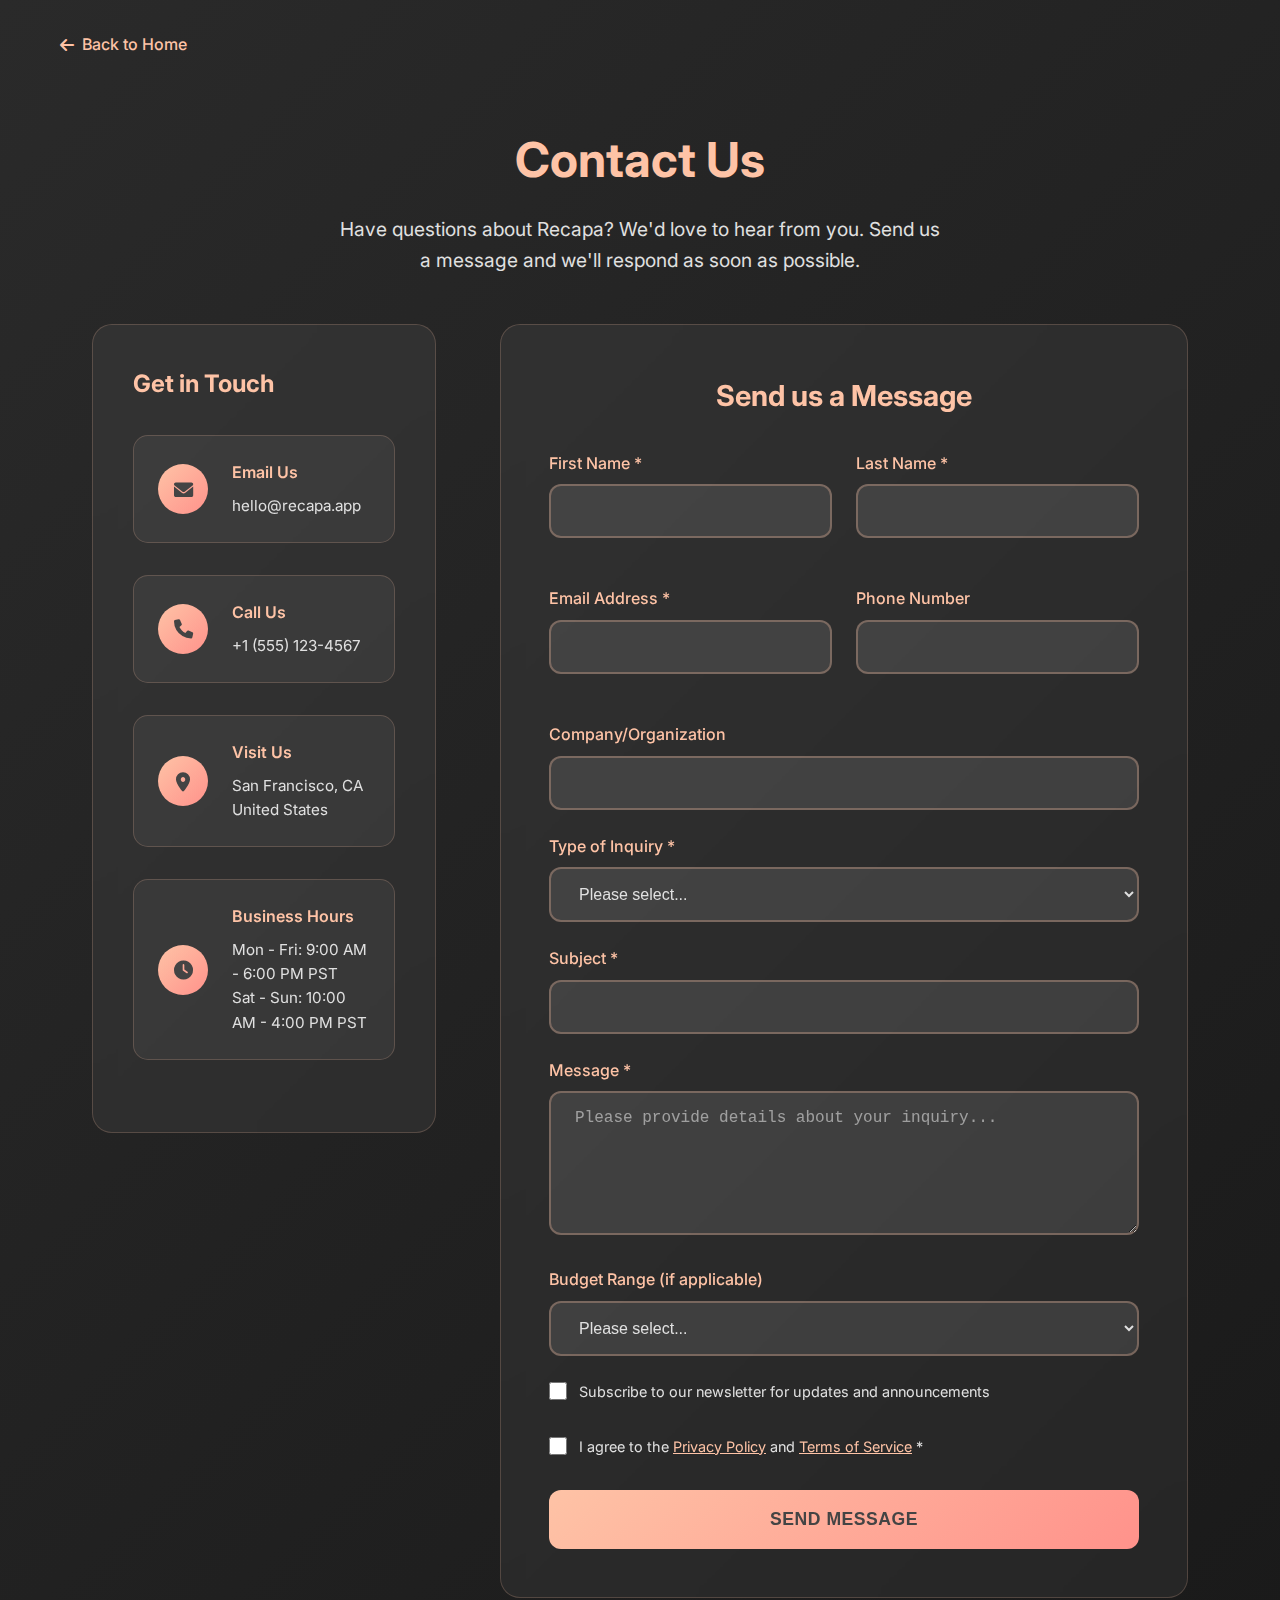
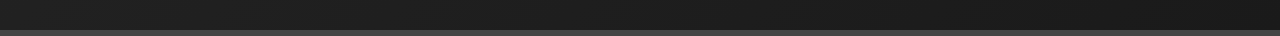
<file: contact.html>
<!DOCTYPE html>
<html lang="en">
<head>
    <meta charset="UTF-8">
    <meta name="viewport" content="width=device-width, initial-scale=1.0">
    <title>Contact Us - Recapa</title>
    <link rel="icon" type="image/png" href="assets/favi.png">
    <link rel="stylesheet" href="styles.css">
    <link rel="preconnect" href="https://fonts.googleapis.com">
    <link rel="preconnect" href="https://fonts.gstatic.com" crossorigin>
    <link href="https://fonts.googleapis.com/css2?family=Inter:wght@300;400;500;600;700&display=swap" rel="stylesheet">
    <link rel="stylesheet" href="https://cdnjs.cloudflare.com/ajax/libs/font-awesome/6.0.0/css/all.min.css">
    <style>
        .contact-page {
            min-height: 100vh;
            background: linear-gradient(135deg, #2a2a2a 0%, #1a1a1a 100%);
            padding: 2rem 0;
        }
        
        .contact-header {
            text-align: center;
            margin-bottom: 3rem;
            padding-top: 2rem;
        }
        
        .contact-header h1 {
            font-size: 3rem;
            color: #FEC3A6;
            margin-bottom: 1rem;
            font-weight: 700;
        }
        
        .contact-header p {
            font-size: 1.2rem;
            color: #E0E0E0;
            max-width: 600px;
            margin: 0 auto;
        }
        
        .contact-content {
            display: grid;
            grid-template-columns: 1fr 2fr;
            gap: 4rem;
            max-width: 1200px;
            margin: 0 auto;
            padding: 0 2rem;
        }
        
        .contact-info {
            background: rgba(255, 255, 255, 0.05);
            padding: 2.5rem;
            border-radius: 20px;
            border: 1px solid rgba(254, 195, 166, 0.2);
            backdrop-filter: blur(10px);
            height: fit-content;
        }
        
        .contact-info h2 {
            color: #FEC3A6;
            margin-bottom: 2rem;
            font-size: 1.5rem;
        }
        
        .contact-item {
            display: flex;
            align-items: center;
            gap: 1.5rem;
            margin-bottom: 2rem;
            padding: 1.5rem;
            background: rgba(255, 255, 255, 0.05);
            border-radius: 15px;
            border: 1px solid rgba(254, 195, 166, 0.2);
            transition: all 0.3s ease;
        }
        
        .contact-item:hover {
            background: rgba(254, 195, 166, 0.1);
            border-color: rgba(254, 195, 166, 0.4);
            transform: translateY(-2px);
        }
        
        .contact-icon {
            width: 50px;
            height: 50px;
            background: linear-gradient(135deg, #FEC3A6, #FF928B);
            border-radius: 50%;
            display: flex;
            align-items: center;
            justify-content: center;
            font-size: 1.2rem;
            color: #444444;
            flex-shrink: 0;
        }
        
        .contact-details h4 {
            color: #FEC3A6;
            margin-bottom: 0.5rem;
            font-size: 1rem;
            font-weight: 600;
        }
        
        .contact-details p {
            color: #E0E0E0;
            margin: 0;
            font-size: 0.95rem;
        }
        
        .contact-form-container {
            background: rgba(255, 255, 255, 0.05);
            padding: 3rem;
            border-radius: 20px;
            border: 1px solid rgba(254, 195, 166, 0.2);
            backdrop-filter: blur(10px);
        }
        
        .contact-form h2 {
            color: #FEC3A6;
            margin-bottom: 2rem;
            font-size: 1.8rem;
            text-align: center;
        }
        
        .form-row {
            display: grid;
            grid-template-columns: 1fr 1fr;
            gap: 1.5rem;
            margin-bottom: 1.5rem;
        }
        
        .form-group {
            margin-bottom: 1.5rem;
        }
        
        .form-group label {
            display: block;
            color: #FEC3A6;
            margin-bottom: 0.5rem;
            font-weight: 500;
        }
        
        .form-input, .form-textarea, .form-select {
            width: 100%;
            padding: 1rem 1.5rem;
            border: 2px solid rgba(254, 195, 166, 0.3);
            border-radius: 12px;
            background: rgba(255, 255, 255, 0.1);
            color: #E0E0E0;
            font-size: 1rem;
            transition: all 0.3s ease;
            box-sizing: border-box;
        }
        
        .form-input:focus, .form-textarea:focus, .form-select:focus {
            outline: none;
            border-color: #FEC3A6;
            background: rgba(255, 255, 255, 0.15);
            box-shadow: 0 0 0 3px rgba(254, 195, 166, 0.1);
        }
        
        .form-input::placeholder, .form-textarea::placeholder {
            color: rgba(224, 224, 224, 0.6);
        }
        
        .form-textarea {
            resize: vertical;
            min-height: 120px;
        }
        
        .form-checkbox {
            display: flex;
            align-items: center;
            gap: 0.75rem;
            margin-bottom: 2rem;
        }
        
        .form-checkbox input[type="checkbox"] {
            width: 18px;
            height: 18px;
            accent-color: #FEC3A6;
        }
        
        .form-checkbox label {
            color: #E0E0E0;
            font-size: 0.9rem;
            margin: 0;
        }
        
        .btn-submit {
            width: 100%;
            padding: 1.2rem 2rem;
            background: linear-gradient(135deg, #FEC3A6, #FF928B);
            color: #444444;
            border: none;
            border-radius: 12px;
            font-size: 1.1rem;
            font-weight: 600;
            cursor: pointer;
            transition: all 0.3s ease;
            text-transform: uppercase;
            letter-spacing: 0.5px;
        }
        
        .btn-submit:hover {
            transform: translateY(-2px);
            box-shadow: 0 8px 25px rgba(254, 195, 166, 0.3);
        }
        
        .btn-submit:disabled {
            opacity: 0.7;
            cursor: not-allowed;
            transform: none;
        }
        
        .form-message {
            margin-top: 1rem;
            padding: 1rem;
            border-radius: 8px;
            font-size: 0.9rem;
            text-align: center;
            display: none;
        }
        
        .form-message.success {
            background: rgba(76, 175, 80, 0.2);
            color: #4CAF50;
            border: 1px solid rgba(76, 175, 80, 0.3);
            display: block;
        }
        
        .form-message.error {
            background: rgba(244, 67, 54, 0.2);
            color: #F44336;
            border: 1px solid rgba(244, 67, 54, 0.3);
            display: block;
        }
        
        .back-link {
            display: inline-flex;
            align-items: center;
            gap: 0.5rem;
            color: #FEC3A6;
            text-decoration: none;
            margin-bottom: 2rem;
            font-weight: 500;
            transition: all 0.3s ease;
        }
        
        .back-link:hover {
            color: #FF928B;
            transform: translateX(-5px);
        }
        
        @media (max-width: 768px) {
            .contact-content {
                grid-template-columns: 1fr;
                gap: 2rem;
                padding: 0 1rem;
            }
            
            .form-row {
                grid-template-columns: 1fr;
                gap: 1rem;
            }
            
            .contact-header h1 {
                font-size: 2.5rem;
            }
            
            .contact-form-container, .contact-info {
                padding: 2rem;
            }
        }
    </style>
</head>
<body>
    <div class="contact-page">
        <div class="container">
            <a href="index.html" class="back-link">
                <i class="fas fa-arrow-left"></i>
                Back to Home
            </a>
            
            <div class="contact-header">
                <h1>Contact Us</h1>
                <p>Have questions about Recapa? We'd love to hear from you. Send us a message and we'll respond as soon as possible.</p>
            </div>
            
            <div class="contact-content">
                <div class="contact-info">
                    <h2>Get in Touch</h2>
                    
                    <div class="contact-item">
                        <div class="contact-icon">
                            <i class="fas fa-envelope"></i>
                        </div>
                        <div class="contact-details">
                            <h4>Email Us</h4>
                            <p>hello@recapa.app</p>
                        </div>
                    </div>
                    
                    <div class="contact-item">
                        <div class="contact-icon">
                            <i class="fas fa-phone"></i>
                        </div>
                        <div class="contact-details">
                            <h4>Call Us</h4>
                            <p>+1 (555) 123-4567</p>
                        </div>
                    </div>
                    
                    <div class="contact-item">
                        <div class="contact-icon">
                            <i class="fas fa-map-marker-alt"></i>
                        </div>
                        <div class="contact-details">
                            <h4>Visit Us</h4>
                            <p>San Francisco, CA<br>United States</p>
                        </div>
                    </div>
                    
                    <div class="contact-item">
                        <div class="contact-icon">
                            <i class="fas fa-clock"></i>
                        </div>
                        <div class="contact-details">
                            <h4>Business Hours</h4>
                            <p>Mon - Fri: 9:00 AM - 6:00 PM PST<br>Sat - Sun: 10:00 AM - 4:00 PM PST</p>
                        </div>
                    </div>
                </div>
                
                <div class="contact-form-container">
                    <form class="contact-form" id="contact-form">
                        <h2>Send us a Message</h2>
                        
                        <div class="form-row">
                            <div class="form-group">
                                <label for="first-name">First Name *</label>
                                <input type="text" id="first-name" name="firstName" class="form-input" required>
                            </div>
                            <div class="form-group">
                                <label for="last-name">Last Name *</label>
                                <input type="text" id="last-name" name="lastName" class="form-input" required>
                            </div>
                        </div>
                        
                        <div class="form-row">
                            <div class="form-group">
                                <label for="email">Email Address *</label>
                                <input type="email" id="email" name="email" class="form-input" required>
                            </div>
                            <div class="form-group">
                                <label for="phone">Phone Number</label>
                                <input type="tel" id="phone" name="phone" class="form-input">
                            </div>
                        </div>
                        
                        <div class="form-group">
                            <label for="company">Company/Organization</label>
                            <input type="text" id="company" name="company" class="form-input">
                        </div>
                        
                        <div class="form-group">
                            <label for="inquiry-type">Type of Inquiry *</label>
                            <select id="inquiry-type" name="inquiryType" class="form-select" required>
                                <option value="">Please select...</option>
                                <option value="general">General Information</option>
                                <option value="partnership">Partnership Opportunities</option>
                                <option value="artist">Artist/Label Collaboration</option>
                                <option value="technical">Technical Support</option>
                                <option value="press">Press/Media Inquiry</option>
                                <option value="other">Other</option>
                            </select>
                        </div>
                        
                        <div class="form-group">
                            <label for="subject">Subject *</label>
                            <input type="text" id="subject" name="subject" class="form-input" required>
                        </div>
                        
                        <div class="form-group">
                            <label for="message">Message *</label>
                            <textarea id="message" name="message" class="form-textarea" rows="6" required placeholder="Please provide details about your inquiry..."></textarea>
                        </div>
                        
                        <div class="form-group">
                            <label for="budget">Budget Range (if applicable)</label>
                            <select id="budget" name="budget" class="form-select">
                                <option value="">Please select...</option>
                                <option value="under-10k">Under $10,000</option>
                                <option value="10k-50k">$10,000 - $50,000</option>
                                <option value="50k-100k">$50,000 - $100,000</option>
                                <option value="100k-plus">$100,000+</option>
                                <option value="not-applicable">Not Applicable</option>
                            </select>
                        </div>
                        
                        <div class="form-checkbox">
                            <input type="checkbox" id="newsletter" name="newsletter">
                            <label for="newsletter">Subscribe to our newsletter for updates and announcements</label>
                        </div>
                        
                        <div class="form-checkbox">
                            <input type="checkbox" id="privacy" name="privacy" required>
                            <label for="privacy">I agree to the <a href="privacy.html" style="color: #FEC3A6;">Privacy Policy</a> and <a href="terms.html" style="color: #FEC3A6;">Terms of Service</a> *</label>
                        </div>
                        
                        <button type="submit" class="btn-submit">Send Message</button>
                        <div id="form-message" class="form-message"></div>
                    </form>
                </div>
            </div>
        </div>
    </div>
    
    <script>
        document.addEventListener('DOMContentLoaded', function() {
            const contactForm = document.getElementById('contact-form');
            if (contactForm) {
                contactForm.addEventListener('submit', handleContactForm);
            }
        });
        
        async function handleContactForm(e) {
            e.preventDefault();
            
            const formData = new FormData(e.target);
            const data = Object.fromEntries(formData.entries());
            
            // Basic validation
            if (!data.firstName || !data.lastName || !data.email || !data.inquiryType || !data.subject || !data.message) {
                showMessage('Please fill in all required fields.', 'error');
                return;
            }
            
            if (!isValidEmail(data.email)) {
                showMessage('Please enter a valid email address.', 'error');
                return;
            }
            
            if (!data.privacy) {
                showMessage('Please agree to the Privacy Policy and Terms of Service.', 'error');
                return;
            }
            
            // Show loading state
            const submitBtn = contactForm.querySelector('button[type="submit"]');
            const originalText = submitBtn.textContent;
            submitBtn.textContent = 'Sending...';
            submitBtn.disabled = true;
            
            try {
                // Simulate API call (replace with actual endpoint)
                setTimeout(() => {
                    showMessage('Thank you! Your message has been sent successfully. We\'ll get back to you soon.', 'success');
                    contactForm.reset();
                    submitBtn.textContent = originalText;
                    submitBtn.disabled = false;
                }, 1500);
                
                // Uncomment and modify when you have a backend:
                /*
                const response = await fetch('https://recapa.app/api/contact', {
                    method: 'POST',
                    headers: {
                        'Content-Type': 'application/json',
                    },
                    body: JSON.stringify(data)
                });
                
                const result = await response.json();
                
                if (response.ok) {
                    showMessage('Thank you! Your message has been sent successfully.', 'success');
                    contactForm.reset();
                } else {
                    showMessage(result.error || 'Something went wrong. Please try again.', 'error');
                }
                */
            } catch (error) {
                console.error('Contact form error:', error);
                showMessage('Network error. Please check your connection and try again.', 'error');
            } finally {
                submitBtn.textContent = originalText;
                submitBtn.disabled = false;
            }
        }
        
        function showMessage(message, type) {
            const messageDiv = document.getElementById('form-message');
            messageDiv.textContent = message;
            messageDiv.className = `form-message ${type}`;
            messageDiv.style.display = 'block';
            
            // Clear message after 5 seconds
            setTimeout(() => {
                messageDiv.style.display = 'none';
                messageDiv.textContent = '';
                messageDiv.className = 'form-message';
            }, 5000);
        }
        
        function isValidEmail(email) {
            const emailRegex = /^[^\s@]+@[^\s@]+\.[^\s@]+$/;
            return emailRegex.test(email);
        }
    </script>
</body>
</html>
</file>
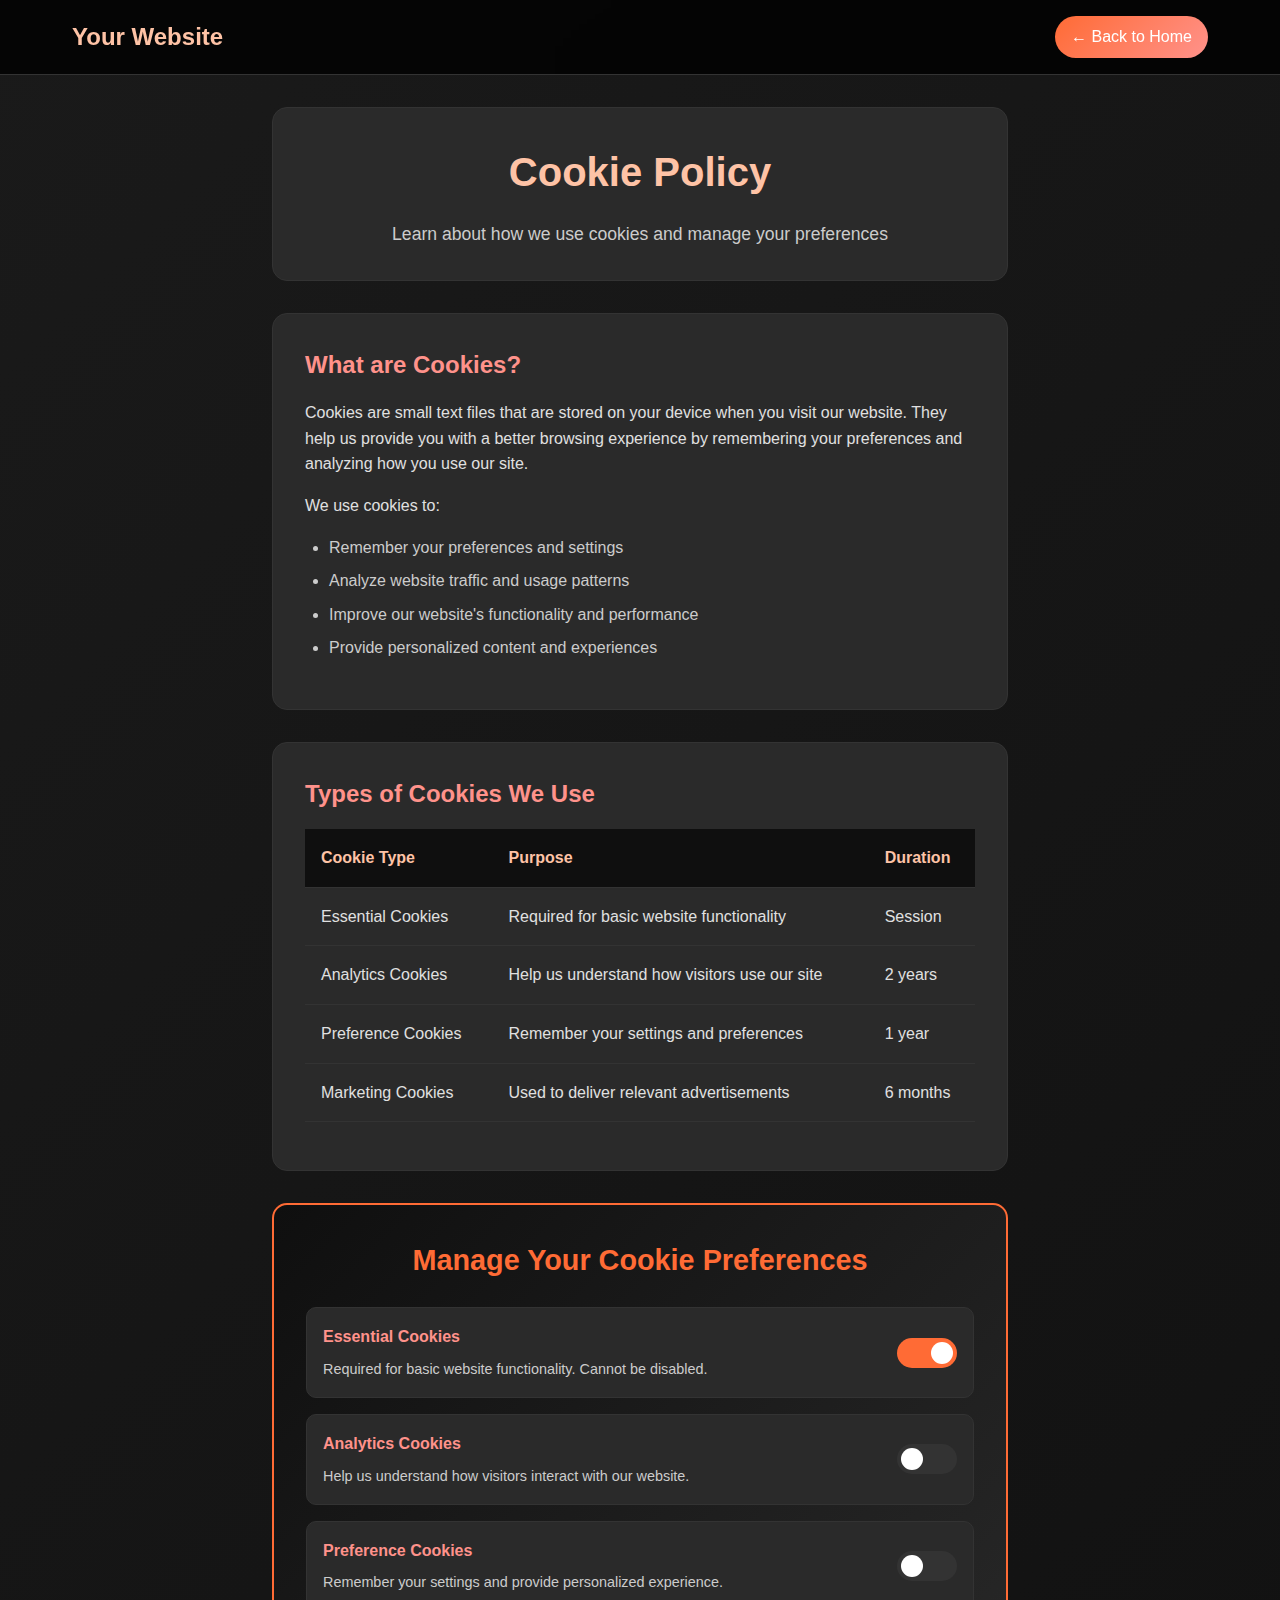
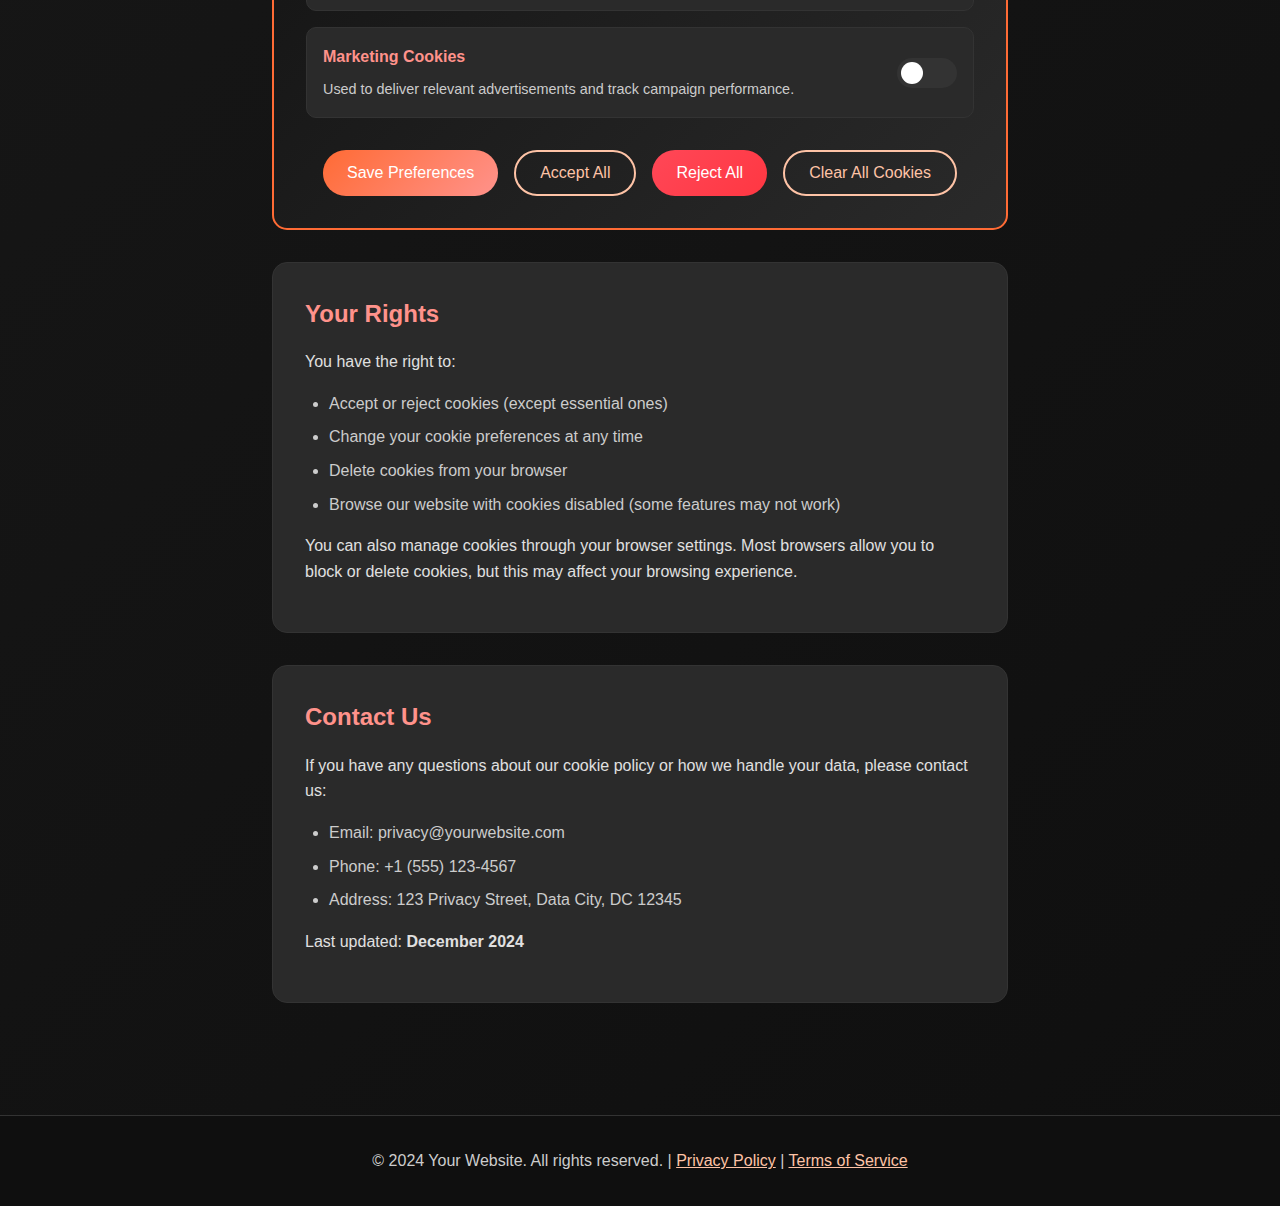
<file: cookies.html>
<!DOCTYPE html>
<html lang="en">
<head>
    <meta charset="UTF-8">
    <meta name="viewport" content="width=device-width, initial-scale=1.0">
    <title>Cookie Policy - Your Website</title>
    <link rel="icon" type="image/png" href="assets/favi.png">
    
    <style>
        /* CSS Variables */
        :root {
            /* Primary Colors */
            --primary-orange: #FF6B35;
            --primary-peach: #FEC3A6;
            --primary-coral: #FF928B;
            --primary-salmon: #FFAAA5;
            
            /* Text Colors */
            --text-light: #E0E0E0;
            --text-medium: #CCCCCC;
            --text-dark: #444444;
            --text-white: #FFFFFF;
            
            /* Dark Theme Colors */
            --bg-dark: #1a1a1a;
            --bg-darker: #0f0f0f;
            --bg-card: #2a2a2a;
            --border-dark: #333333;
            
            /* Transparent/Alpha Colors */
            --overlay-dark: rgba(0, 0, 0, 0.8);
            --overlay-light: rgba(255, 255, 255, 0.1);
            --shadow-light: rgba(254, 195, 166, 0.3);
            --shadow-dark: rgba(0, 0, 0, 0.5);
        }
        
        /* Reset and Base Styles */
        * {
            margin: 0;
            padding: 0;
            box-sizing: border-box;
        }
        
        body {
            font-family: 'Segoe UI', Tahoma, Geneva, Verdana, sans-serif;
            background: linear-gradient(135deg, var(--bg-dark) 0%, var(--bg-darker) 100%);
            color: var(--text-light);
            line-height: 1.6;
            min-height: 100vh;
        }
        
        /* Header */
        .header {
            background: var(--overlay-dark);
            backdrop-filter: blur(10px);
            padding: 1rem 0;
            position: sticky;
            top: 0;
            z-index: 100;
            border-bottom: 1px solid var(--border-dark);
        }
        
        .nav-container {
            max-width: 1200px;
            margin: 0 auto;
            padding: 0 2rem;
            display: flex;
            justify-content: space-between;
            align-items: center;
        }
        
        .logo {
            font-size: 1.5rem;
            font-weight: bold;
            color: var(--primary-peach);
            text-decoration: none;
        }
        
        .back-btn {
            background: linear-gradient(135deg, var(--primary-orange), var(--primary-coral));
            color: var(--text-white);
            padding: 0.5rem 1rem;
            border: none;
            border-radius: 25px;
            text-decoration: none;
            transition: all 0.3s ease;
            cursor: pointer;
        }
        
        .back-btn:hover {
            transform: translateY(-2px);
            box-shadow: 0 5px 15px var(--shadow-light);
        }
        
        /* Main Content */
        .container {
            max-width: 800px;
            margin: 0 auto;
            padding: 2rem;
        }
        
        .page-header {
            text-align: center;
            margin-bottom: 3rem;
        }
        
        .page-title {
            font-size: 2.5rem;
            color: var(--primary-peach);
            margin-bottom: 1rem;
        }
        
        .page-subtitle {
            font-size: 1.1rem;
            color: var(--text-medium);
        }
        
        /* Content Sections */
        .content-section {
            background: var(--bg-card);
            border-radius: 15px;
            padding: 2rem;
            margin-bottom: 2rem;
            border: 1px solid var(--border-dark);
        }
        
        .section-title {
            font-size: 1.5rem;
            color: var(--primary-coral);
            margin-bottom: 1rem;
        }
        
        .section-content p {
            margin-bottom: 1rem;
            color: var(--text-light);
        }
        
        .section-content ul {
            margin-left: 1.5rem;
            margin-bottom: 1rem;
        }
        
        .section-content li {
            margin-bottom: 0.5rem;
            color: var(--text-medium);
        }
        
        /* Cookie Types Table */
        .cookie-table {
            width: 100%;
            border-collapse: collapse;
            margin: 1rem 0;
        }
        
        .cookie-table th,
        .cookie-table td {
            padding: 1rem;
            text-align: left;
            border-bottom: 1px solid var(--border-dark);
        }
        
        .cookie-table th {
            background: var(--bg-darker);
            color: var(--primary-peach);
            font-weight: bold;
        }
        
        .cookie-table td {
            color: var(--text-light);
        }
        
        /* Cookie Management Panel */
        .cookie-management {
            background: linear-gradient(135deg, var(--bg-darker), var(--bg-card));
            border: 2px solid var(--primary-orange);
            border-radius: 15px;
            padding: 2rem;
            margin: 2rem 0;
        }
        
        .management-title {
            color: var(--primary-orange);
            font-size: 1.8rem;
            margin-bottom: 1.5rem;
            text-align: center;
        }
        
        .cookie-controls {
            display: grid;
            gap: 1rem;
            margin-bottom: 2rem;
        }
        
        .cookie-control {
            display: flex;
            justify-content: space-between;
            align-items: center;
            padding: 1rem;
            background: var(--bg-card);
            border-radius: 10px;
            border: 1px solid var(--border-dark);
        }
        
        .control-info h4 {
            color: var(--primary-coral);
            margin-bottom: 0.5rem;
        }
        
        .control-info p {
            color: var(--text-medium);
            font-size: 0.9rem;
        }
        
        /* Toggle Switch */
        .toggle-switch {
            position: relative;
            width: 60px;
            height: 30px;
        }
        
        .toggle-switch input {
            opacity: 0;
            width: 0;
            height: 0;
        }
        
        .slider {
            position: absolute;
            cursor: pointer;
            top: 0;
            left: 0;
            right: 0;
            bottom: 0;
            background-color: var(--border-dark);
            transition: 0.4s;
            border-radius: 30px;
        }
        
        .slider:before {
            position: absolute;
            content: "";
            height: 22px;
            width: 22px;
            left: 4px;
            bottom: 4px;
            background-color: var(--text-white);
            transition: 0.4s;
            border-radius: 50%;
        }
        
        input:checked + .slider {
            background-color: var(--primary-orange);
        }
        
        input:checked + .slider:before {
            transform: translateX(30px);
        }
        
        /* Action Buttons */
        .action-buttons {
            display: flex;
            gap: 1rem;
            justify-content: center;
            flex-wrap: wrap;
        }
        
        .btn {
            padding: 0.75rem 1.5rem;
            border: none;
            border-radius: 25px;
            cursor: pointer;
            font-size: 1rem;
            transition: all 0.3s ease;
            text-decoration: none;
            display: inline-block;
            text-align: center;
        }
        
        .btn-primary {
            background: linear-gradient(135deg, var(--primary-orange), var(--primary-coral));
            color: var(--text-white);
        }
        
        .btn-secondary {
            background: transparent;
            color: var(--primary-peach);
            border: 2px solid var(--primary-peach);
        }
        
        .btn-danger {
            background: linear-gradient(135deg, #ff4757, #ff3742);
            color: var(--text-white);
        }
        
        .btn:hover {
            transform: translateY(-2px);
            box-shadow: 0 5px 15px var(--shadow-light);
        }
        
        /* Status Messages */
        .status-message {
            padding: 1rem;
            border-radius: 10px;
            margin: 1rem 0;
            text-align: center;
            display: none;
        }
        
        .status-success {
            background: rgba(46, 204, 113, 0.2);
            border: 1px solid #2ecc71;
            color: #2ecc71;
        }
        
        .status-error {
            background: rgba(231, 76, 60, 0.2);
            border: 1px solid #e74c3c;
            color: #e74c3c;
        }
        
        /* Footer */
        .footer {
            background: var(--bg-darker);
            padding: 2rem 0;
            text-align: center;
            border-top: 1px solid var(--border-dark);
            margin-top: 3rem;
        }
        
        .footer p {
            color: var(--text-medium);
        }
        
        /* Responsive Design */
        @media (max-width: 768px) {
            .container {
                padding: 1rem;
            }
            
            .page-title {
                font-size: 2rem;
            }
            
            .content-section {
                padding: 1.5rem;
            }
            
            .cookie-table {
                font-size: 0.9rem;
            }
            
            .cookie-table th,
            .cookie-table td {
                padding: 0.5rem;
            }
            
            .action-buttons {
                flex-direction: column;
            }
            
            .btn {
                width: 100%;
            }
        }
    </style>
</head>
<body>
    <!-- Header -->
    <header class="header">
        <div class="nav-container">
            <a href="index.html" class="logo">Your Website</a>
            <a href="index.html" class="back-btn">← Back to Home</a>
        </div>
    </header>

    <!-- Main Content -->
    <main class="container">
        <!-- Page Header -->
        <div class="page-header">
            <h1 class="page-title">Cookie Policy</h1>
            <p class="page-subtitle">Learn about how we use cookies and manage your preferences</p>
        </div>

        <!-- What are Cookies -->
        <section class="content-section">
            <h2 class="section-title">What are Cookies?</h2>
            <div class="section-content">
                <p>Cookies are small text files that are stored on your device when you visit our website. They help us provide you with a better browsing experience by remembering your preferences and analyzing how you use our site.</p>
                <p>We use cookies to:</p>
                <ul>
                    <li>Remember your preferences and settings</li>
                    <li>Analyze website traffic and usage patterns</li>
                    <li>Improve our website's functionality and performance</li>
                    <li>Provide personalized content and experiences</li>
                </ul>
            </div>
        </section>

        <!-- Types of Cookies -->
        <section class="content-section">
            <h2 class="section-title">Types of Cookies We Use</h2>
            <div class="section-content">
                <table class="cookie-table">
                    <thead>
                        <tr>
                            <th>Cookie Type</th>
                            <th>Purpose</th>
                            <th>Duration</th>
                        </tr>
                    </thead>
                    <tbody>
                        <tr>
                            <td>Essential Cookies</td>
                            <td>Required for basic website functionality</td>
                            <td>Session</td>
                        </tr>
                        <tr>
                            <td>Analytics Cookies</td>
                            <td>Help us understand how visitors use our site</td>
                            <td>2 years</td>
                        </tr>
                        <tr>
                            <td>Preference Cookies</td>
                            <td>Remember your settings and preferences</td>
                            <td>1 year</td>
                        </tr>
                        <tr>
                            <td>Marketing Cookies</td>
                            <td>Used to deliver relevant advertisements</td>
                            <td>6 months</td>
                        </tr>
                    </tbody>
                </table>
            </div>
        </section>

        <!-- Cookie Management -->
        <section class="cookie-management">
            <h2 class="management-title">Manage Your Cookie Preferences</h2>
            
            <div class="cookie-controls">
                <div class="cookie-control">
                    <div class="control-info">
                        <h4>Essential Cookies</h4>
                        <p>Required for basic website functionality. Cannot be disabled.</p>
                    </div>
                    <label class="toggle-switch">
                        <input type="checkbox" id="essential" checked disabled>
                        <span class="slider"></span>
                    </label>
                </div>
                
                <div class="cookie-control">
                    <div class="control-info">
                        <h4>Analytics Cookies</h4>
                        <p>Help us understand how visitors interact with our website.</p>
                    </div>
                    <label class="toggle-switch">
                        <input type="checkbox" id="analytics">
                        <span class="slider"></span>
                    </label>
                </div>
                
                <div class="cookie-control">
                    <div class="control-info">
                        <h4>Preference Cookies</h4>
                        <p>Remember your settings and provide personalized experience.</p>
                    </div>
                    <label class="toggle-switch">
                        <input type="checkbox" id="preferences">
                        <span class="slider"></span>
                    </label>
                </div>
                
                <div class="cookie-control">
                    <div class="control-info">
                        <h4>Marketing Cookies</h4>
                        <p>Used to deliver relevant advertisements and track campaign performance.</p>
                    </div>
                    <label class="toggle-switch">
                        <input type="checkbox" id="marketing">
                        <span class="slider"></span>
                    </label>
                </div>
            </div>
            
            <div class="action-buttons">
                <button class="btn btn-primary" onclick="savePreferences()">Save Preferences</button>
                <button class="btn btn-secondary" onclick="acceptAll()">Accept All</button>
                <button class="btn btn-danger" onclick="rejectAll()">Reject All</button>
                <button class="btn btn-secondary" onclick="clearAllCookies()">Clear All Cookies</button>
            </div>
            
            <div id="statusMessage" class="status-message"></div>
        </section>

        <!-- Your Rights -->
        <section class="content-section">
            <h2 class="section-title">Your Rights</h2>
            <div class="section-content">
                <p>You have the right to:</p>
                <ul>
                    <li>Accept or reject cookies (except essential ones)</li>
                    <li>Change your cookie preferences at any time</li>
                    <li>Delete cookies from your browser</li>
                    <li>Browse our website with cookies disabled (some features may not work)</li>
                </ul>
                <p>You can also manage cookies through your browser settings. Most browsers allow you to block or delete cookies, but this may affect your browsing experience.</p>
            </div>
        </section>

        <!-- Contact Information -->
        <section class="content-section">
            <h2 class="section-title">Contact Us</h2>
            <div class="section-content">
                <p>If you have any questions about our cookie policy or how we handle your data, please contact us:</p>
                <ul>
                    <li>Email: privacy@yourwebsite.com</li>
                    <li>Phone: +1 (555) 123-4567</li>
                    <li>Address: 123 Privacy Street, Data City, DC 12345</li>
                </ul>
                <p>Last updated: <strong>December 2024</strong></p>
            </div>
        </section>
    </main>

    <!-- Footer -->
    <footer class="footer">
        <p>&copy; 2024 Your Website. All rights reserved. | <a href="#" style="color: var(--primary-peach);">Privacy Policy</a> | <a href="#" style="color: var(--primary-peach);">Terms of Service</a></p>
    </footer>

    <script>
        // Cookie Management JavaScript
        class CookieManager {
            constructor() {
                this.loadPreferences();
                this.initializeToggles();
            }

            // Set a cookie
            setCookie(name, value, days) {
                const expires = new Date();
                expires.setTime(expires.getTime() + (days * 24 * 60 * 60 * 1000));
                document.cookie = `${name}=${value};expires=${expires.toUTCString()};path=/`;
            }

            // Get a cookie
            getCookie(name) {
                const nameEQ = name + "=";
                const ca = document.cookie.split(';');
                for (let i = 0; i < ca.length; i++) {
                    let c = ca[i];
                    while (c.charAt(0) === ' ') c = c.substring(1, c.length);
                    if (c.indexOf(nameEQ) === 0) return c.substring(nameEQ.length, c.length);
                }
                return null;
            }

            // Delete a cookie
            deleteCookie(name) {
                document.cookie = `${name}=; expires=Thu, 01 Jan 1970 00:00:00 UTC; path=/;`;
            }

            // Load saved preferences
            loadPreferences() {
                const preferences = this.getCookie('cookiePreferences');
                if (preferences) {
                    const prefs = JSON.parse(preferences);
                    document.getElementById('analytics').checked = prefs.analytics || false;
                    document.getElementById('preferences').checked = prefs.preferences || false;
                    document.getElementById('marketing').checked = prefs.marketing || false;
                }
            }

            // Initialize toggle event listeners
            initializeToggles() {
                const toggles = ['analytics', 'preferences', 'marketing'];
                toggles.forEach(toggle => {
                    document.getElementById(toggle).addEventListener('change', () => {
                        this.autoSave();
                    });
                });
            }

            // Auto-save preferences when toggles change
            autoSave() {
                const preferences = {
                    essential: true, // Always true
                    analytics: document.getElementById('analytics').checked,
                    preferences: document.getElementById('preferences').checked,
                    marketing: document.getElementById('marketing').checked
                };
                this.setCookie('cookiePreferences', JSON.stringify(preferences), 365);
            }

            // Save preferences manually
            savePreferences() {
                this.autoSave();
                this.showMessage('Your cookie preferences have been saved successfully!', 'success');
                
                // Apply preferences
                this.applyPreferences();
            }

            // Accept all cookies
            acceptAll() {
                document.getElementById('analytics').checked = true;
                document.getElementById('preferences').checked = true;
                document.getElementById('marketing').checked = true;
                this.savePreferences();
                this.showMessage('All cookies have been accepted!', 'success');
            }

            // Reject all non-essential cookies
            rejectAll() {
                document.getElementById('analytics').checked = false;
                document.getElementById('preferences').checked = false;
                document.getElementById('marketing').checked = false;
                this.savePreferences();
                this.showMessage('All non-essential cookies have been rejected!', 'success');
            }

            // Clear all cookies
            clearAllCookies() {
                // Get all cookies
                const cookies = document.cookie.split(";");
                
                // Delete each cookie
                for (let i = 0; i < cookies.length; i++) {
                    const cookie = cookies[i];
                    const eqPos = cookie.indexOf("=");
                    const name = eqPos > -1 ? cookie.substr(0, eqPos).trim() : cookie.trim();
                    if (name !== 'cookiePreferences') { // Keep preferences
                        this.deleteCookie(name);
                    }
                }
                
                this.showMessage('All cookies have been cleared!', 'success');
            }

            // Apply cookie preferences
            applyPreferences() {
                const preferences = JSON.parse(this.getCookie('cookiePreferences') || '{}');
                
                // Example: Apply analytics
                if (preferences.analytics) {
                    console.log('Analytics cookies enabled');
                    // Initialize analytics here
                } else {
                    console.log('Analytics cookies disabled');
                }
                
                // Example: Apply marketing
                if (preferences.marketing) {
                    console.log('Marketing cookies enabled');
                    // Initialize marketing tracking here
                } else {
                    console.log('Marketing cookies disabled');
                }
            }

            // Show status message
            showMessage(message, type) {
                const messageEl = document.getElementById('statusMessage');
                messageEl.textContent = message;
                messageEl.className = `status-message status-${type}`;
                messageEl.style.display = 'block';
                
                // Hide message after 3 seconds
                setTimeout(() => {
                    messageEl.style.display = 'none';
                }, 3000);
            }
        }

        // Global functions for button clicks
        let cookieManager;

        function savePreferences() {
            cookieManager.savePreferences();
        }

        function acceptAll() {
            cookieManager.acceptAll();
        }

        function rejectAll() {
            cookieManager.rejectAll();
        }

        function clearAllCookies() {
            if (confirm('Are you sure you want to clear all cookies? This will reset all your preferences.')) {
                cookieManager.clearAllCookies();
            }
        }

        // Initialize when page loads
        document.addEventListener('DOMContentLoaded', function() {
            cookieManager = new CookieManager();
            
            // Apply current preferences
            cookieManager.applyPreferences();
        });

        // Smooth scrolling for anchor links
        document.querySelectorAll('a[href^="#"]').forEach(anchor => {
            anchor.addEventListener('click', function (e) {
                e.preventDefault();
                const target = document.querySelector(this.getAttribute('href'));
                if (target) {
                    target.scrollIntoView({
                        behavior: 'smooth',
                        block: 'start'
                    });
                }
            });
        });
    </script>
<!-- Add this script before closing </body> tag -->
<script>
// Page transition functionality for cookies.html
function initPageTransitions() {
    const loadingOverlay = document.createElement('div');
    loadingOverlay.className = 'page-loading';
    loadingOverlay.innerHTML = '<div class="loading-spinner"></div>';
    document.body.appendChild(loadingOverlay);
    
    window.addEventListener('load', () => {
        setTimeout(() => {
            loadingOverlay.classList.add('fade-out');
            setTimeout(() => {
                loadingOverlay.remove();
            }, 500);
        }, 200);
    });
    
    document.body.classList.add('page-transition');
    
    const sections = document.querySelectorAll('section, .section, main > div, .container > div');
    sections.forEach((section, index) => {
        section.classList.add('content-section');
        section.style.animationDelay = `${index * 0.1}s`;
    });
    
    const links = document.querySelectorAll('a[href$=".html"]');
    links.forEach(link => {
        link.addEventListener('click', (e) => {
            const href = link.getAttribute('href');
            if (href && href.includes('.html')) {
                e.preventDefault();
                document.body.classList.add('page-exit');
                setTimeout(() => {
                    window.location.href = href;
                }, 400);
            }
        });
    });
}

if (document.readyState === 'loading') {
    document.addEventListener('DOMContentLoaded', initPageTransitions);
} else {
    initPageTransitions();
}
</script>
</body>
</html>
</file>
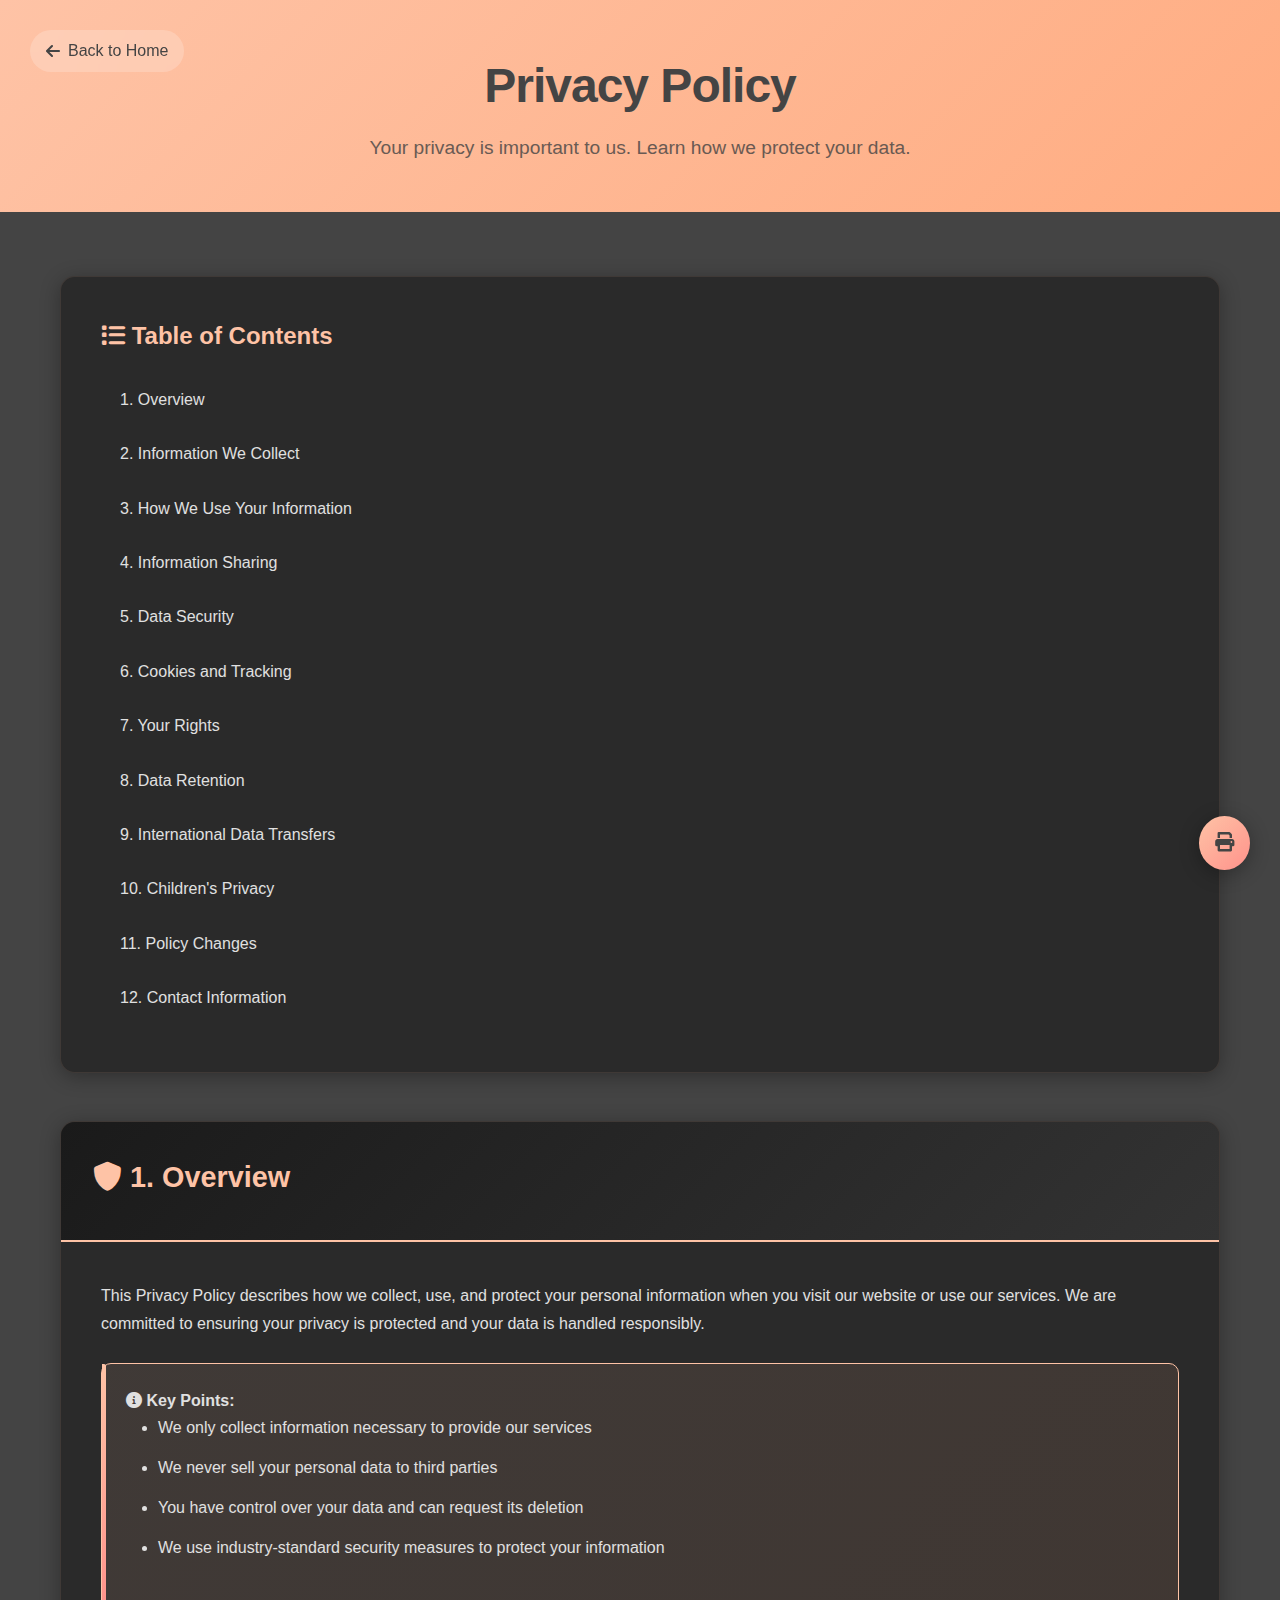
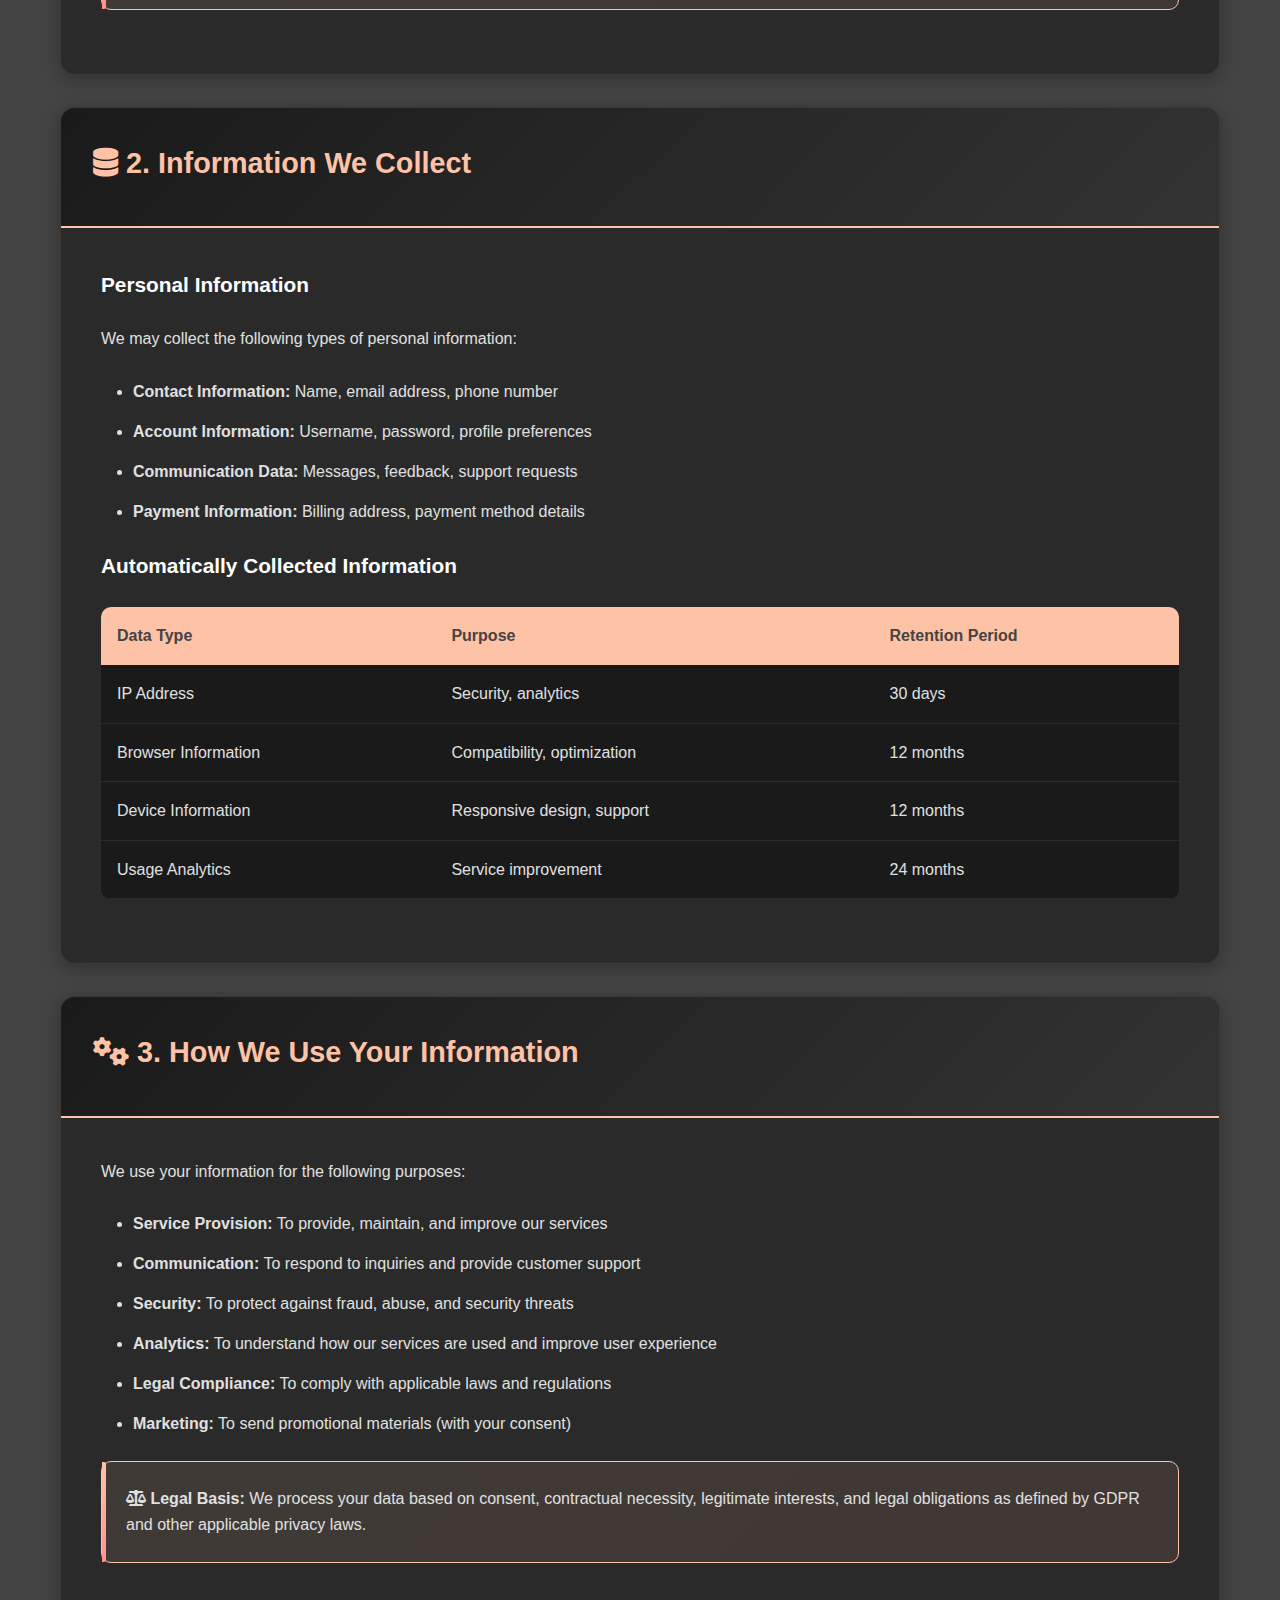
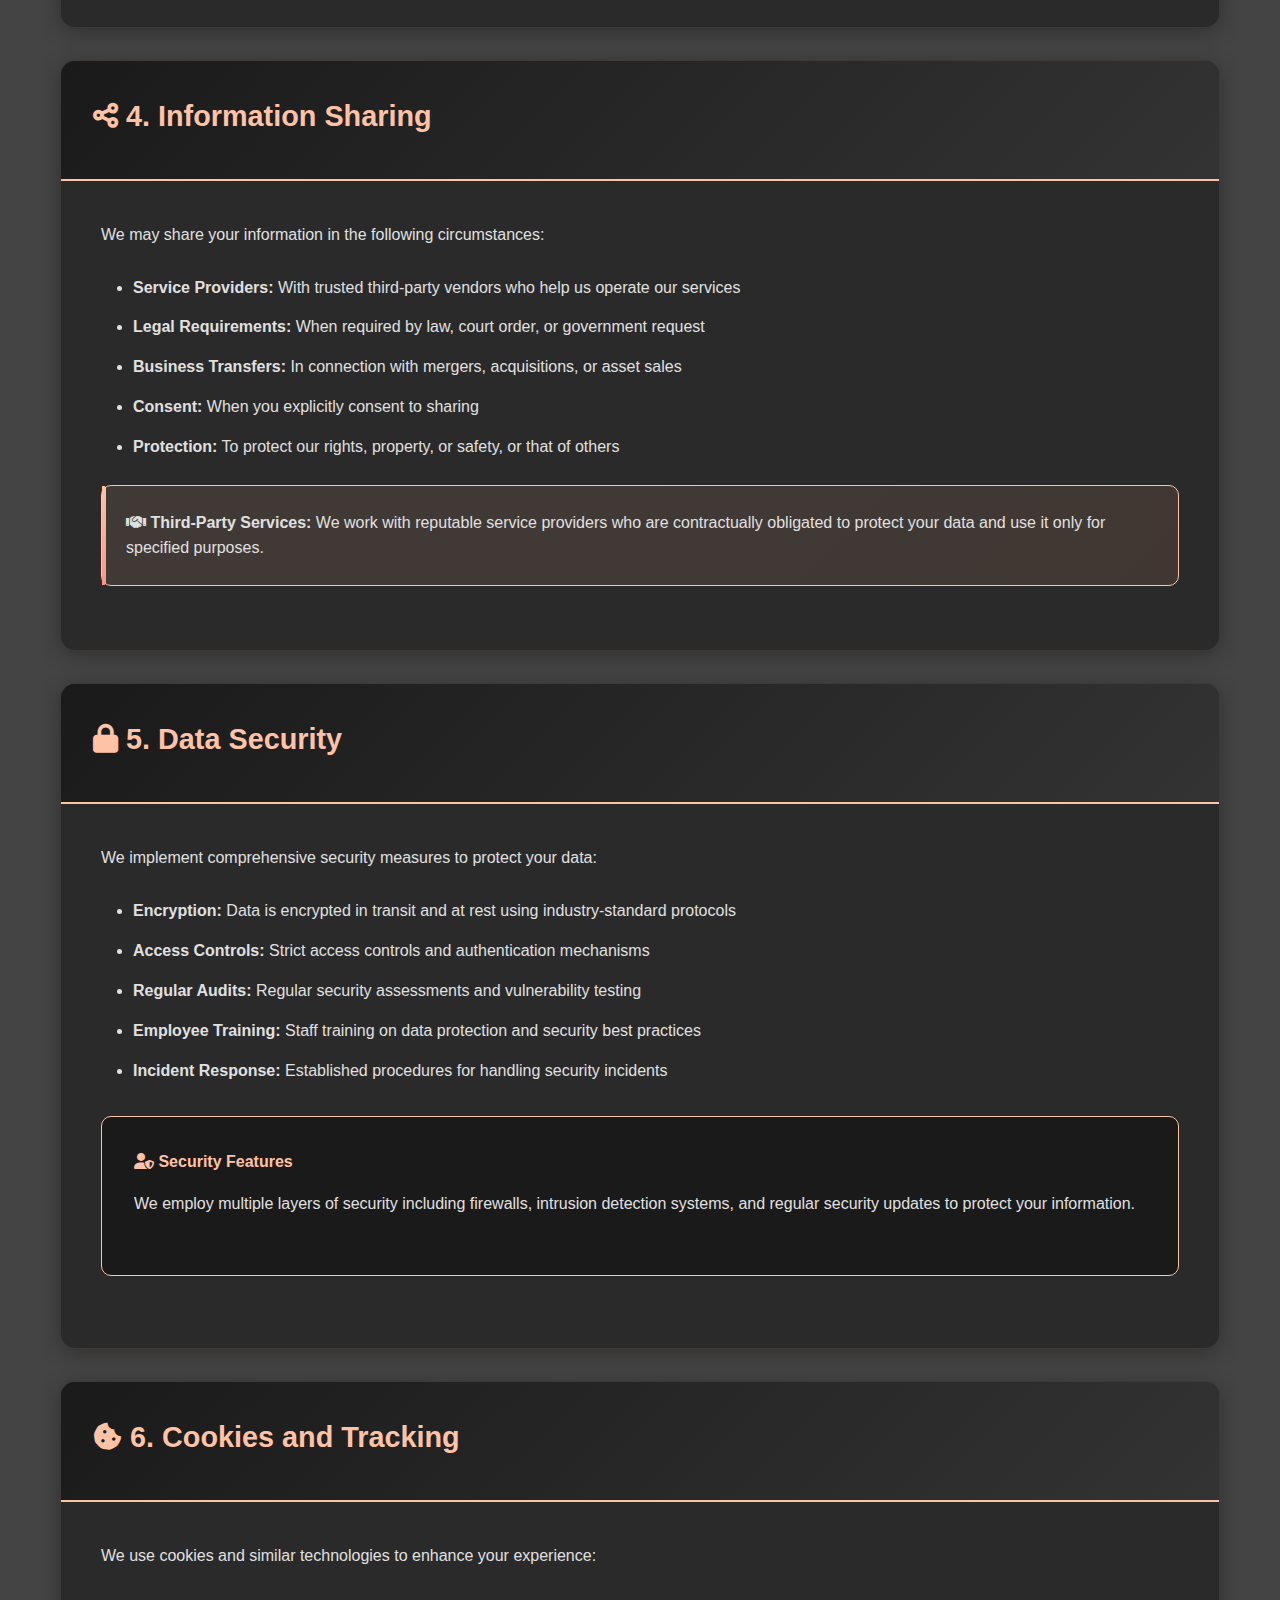
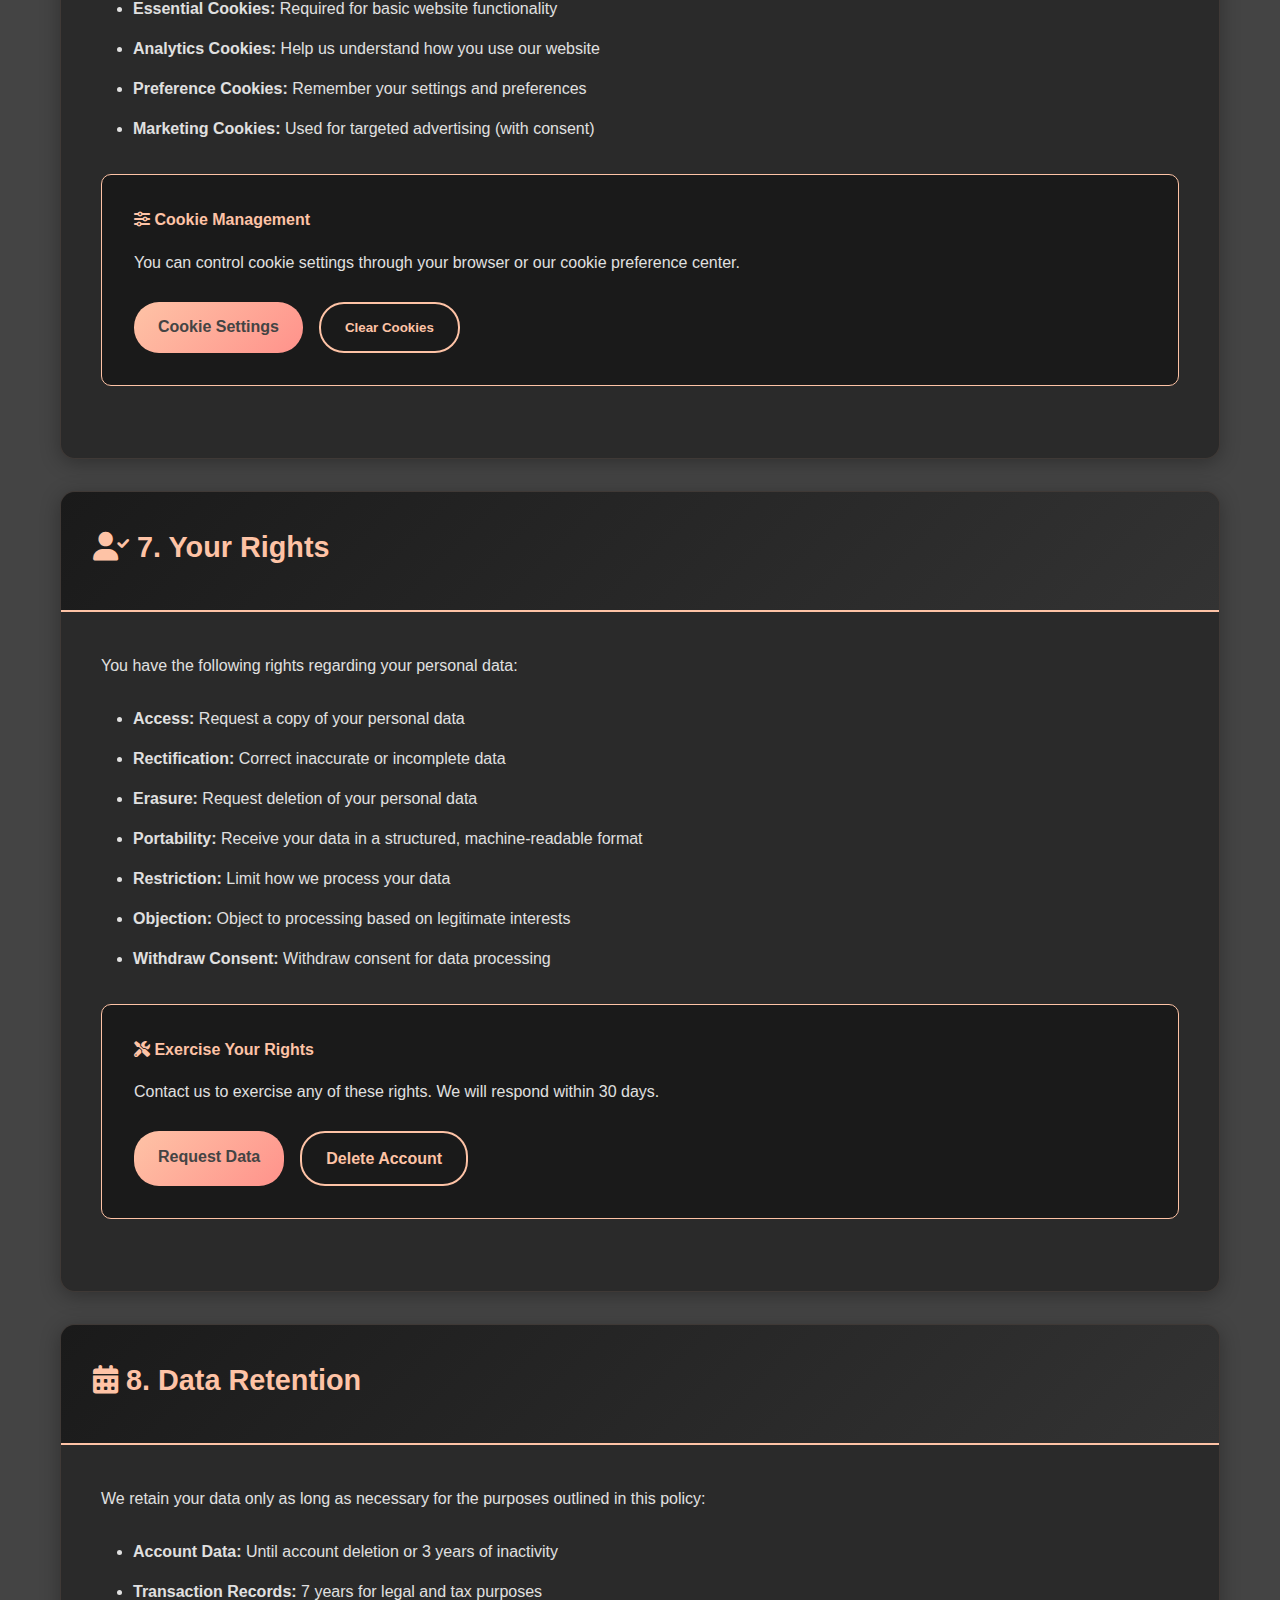
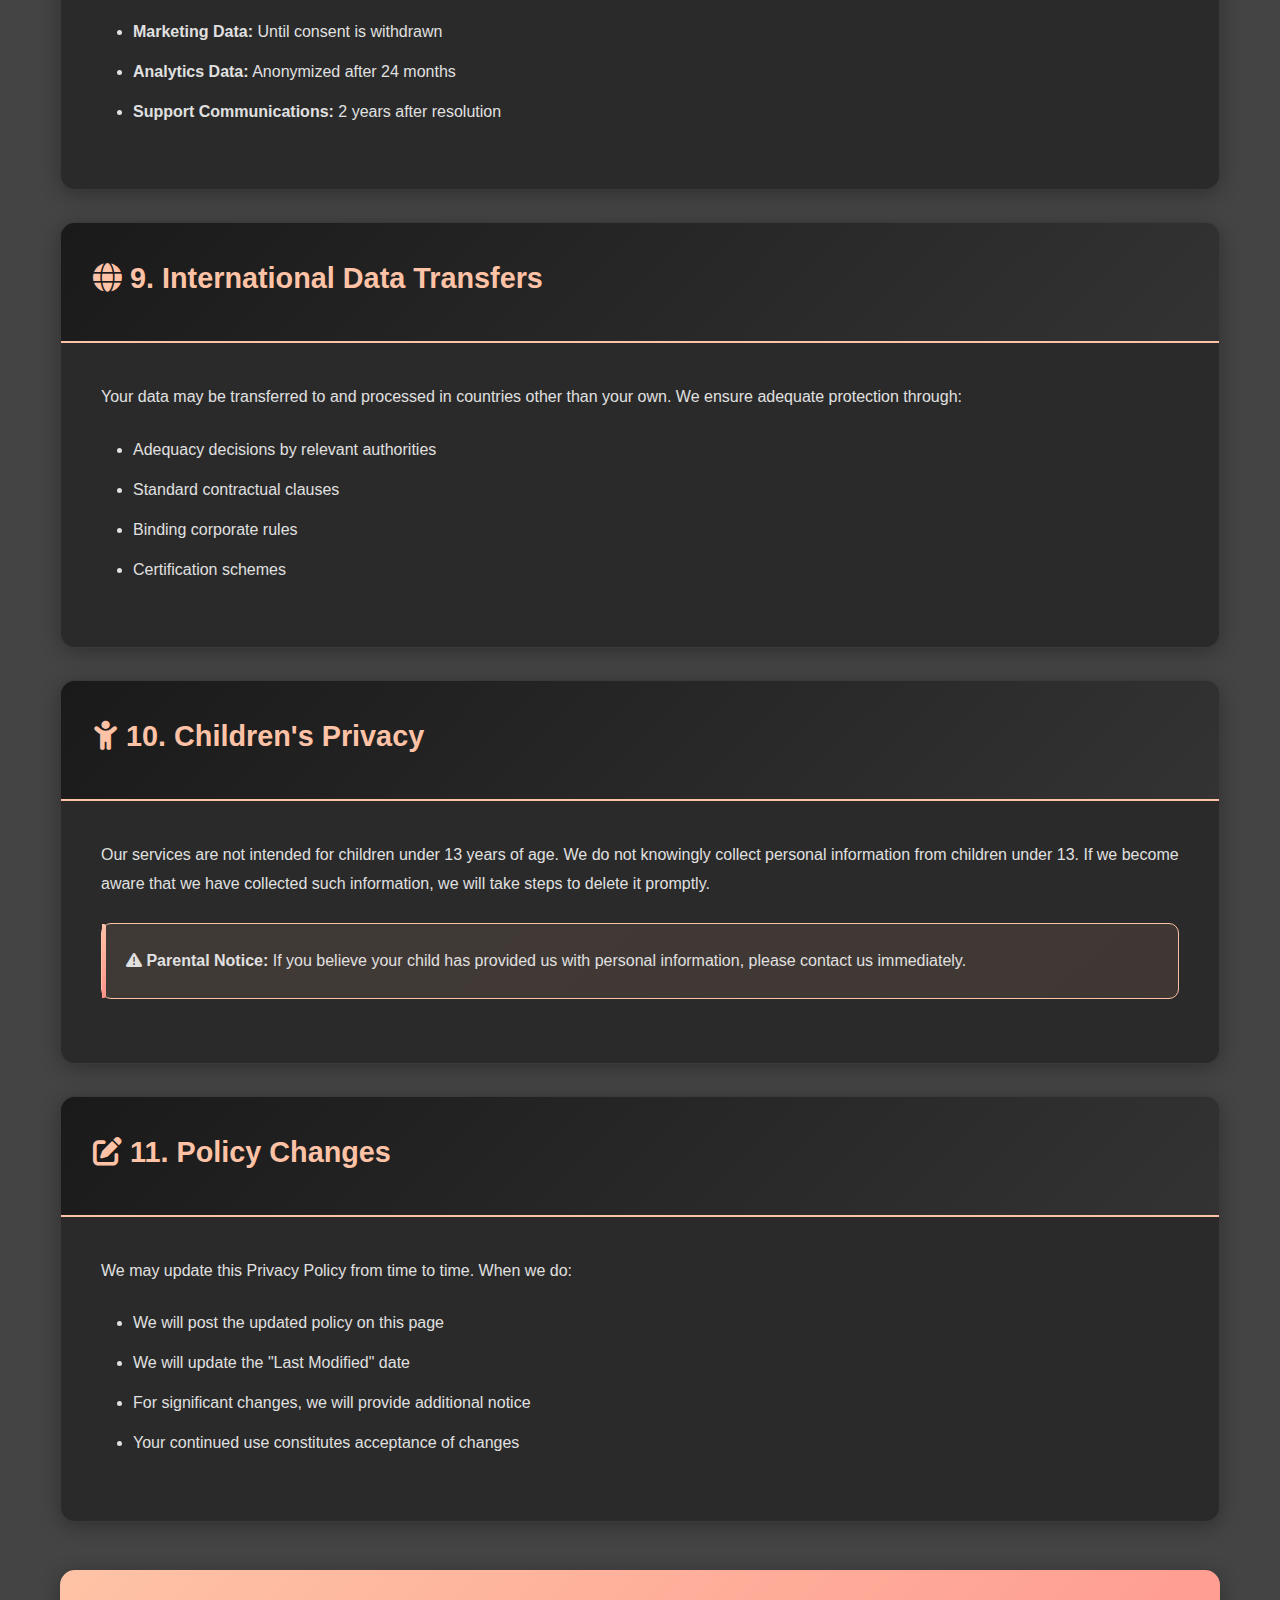
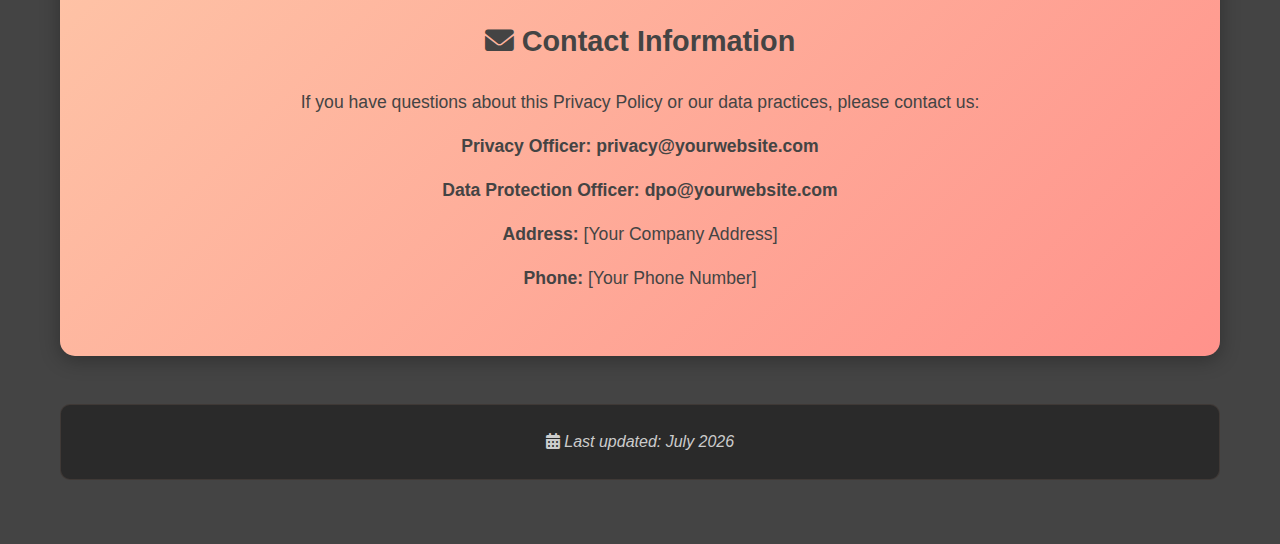
<file: privacy.html>
<!DOCTYPE html>
<html lang="en">
<head>
    <meta charset="UTF-8">
    <meta name="viewport" content="width=device-width, initial-scale=1.0">
    <title>Privacy Policy - Your Website</title>
    <link rel="stylesheet" href="https://cdnjs.cloudflare.com/ajax/libs/font-awesome/6.0.0/css/all.min.css">
    <style>
        :root {
            /* Primary Colors - matching landing page */
            --primary-peach: #FEC3A6;
            --primary-coral: #FF928B;
            --primary-orange: #FFAC81;
            --primary-salmon: #FFAAA5;
            
            /* Text Colors */
            --text-light: #E0E0E0;
            --text-medium: #CCCCCC;
            --text-dark: #444444;
            --text-white: #FFFFFF;
            
            /* Background Colors */
            --bg-dark: #444444;
            --bg-darker: #1a1a1a;
            --bg-card: #2a2a2a;
            --bg-section: #333333;
            
            /* Border and Accent */
            --border-color: #627264;
            --accent-green: #4ade80;
            --accent-red: #FF928B;
            --shadow: 0 4px 20px rgba(0, 0, 0, 0.3);
        }

        * {
            margin: 0;
            padding: 0;
            box-sizing: border-box;
        }

        body {
            font-family: 'Inter', sans-serif;
            line-height: 1.6;
            color: var(--text-light);
            background-color: var(--bg-dark);
            overflow-x: hidden;
        }

        .container {
            max-width: 1200px;
            margin: 0 auto;
            padding: 0 20px;
        }

        header {
            background: linear-gradient(135deg, var(--primary-peach) 0%, var(--primary-orange) 100%);
            color: var(--text-dark);
            padding: 3rem 0;
            text-align: center;
            position: relative;
        }

        header h1 {
            font-size: 3rem;
            margin-bottom: 0.5rem;
            font-weight: 700;
            letter-spacing: -1px;
        }

        header p {
            font-size: 1.2rem;
            opacity: 0.8;
            font-weight: 500;
        }

        .back-link {
            position: absolute;
            top: 30px;
            left: 30px;
            color: var(--text-dark);
            text-decoration: none;
            font-size: 1rem;
            display: flex;
            align-items: center;
            gap: 0.5rem;
            transition: all 0.3s ease;
            background: rgba(255, 255, 255, 0.2);
            padding: 0.5rem 1rem;
            border-radius: 25px;
            backdrop-filter: blur(10px);
        }

        .back-link:hover {
            background: rgba(255, 255, 255, 0.3);
            transform: translateY(-2px);
        }

        main {
            padding: 4rem 0;
        }

        .privacy-section {
            background: var(--bg-card);
            border-radius: 15px;
            box-shadow: var(--shadow);
            margin-bottom: 2rem;
            overflow: hidden;
            border: 1px solid rgba(254, 195, 166, 0.1);
            transition: transform 0.3s ease, box-shadow 0.3s ease;
        }

        .privacy-section:hover {
            transform: translateY(-5px);
            box-shadow: 0 8px 30px rgba(0, 0, 0, 0.4);
        }

        .section-header {
            background: linear-gradient(135deg, var(--bg-darker) 0%, var(--bg-section) 100%);
            padding: 2rem;
            border-bottom: 2px solid var(--primary-peach);
        }

        .section-header h2 {
            color: var(--primary-peach);
            font-size: 1.8rem;
            margin-bottom: 0.5rem;
            font-weight: 600;
        }

        .section-content {
            padding: 2.5rem;
        }

        .section-content h3 {
            color: var(--text-white);
            margin-bottom: 1.5rem;
            font-size: 1.3rem;
            font-weight: 600;
        }

        .section-content p {
            margin-bottom: 1.5rem;
            color: var(--text-light);
            line-height: 1.8;
        }

        .section-content ul {
            margin-left: 2rem;
            margin-bottom: 1.5rem;
        }

        .section-content li {
            margin-bottom: 0.8rem;
            color: var(--text-light);
            line-height: 1.7;
        }

        .highlight {
            background: linear-gradient(135deg, rgba(254, 195, 166, 0.1), rgba(255, 172, 129, 0.1));
            border: 1px solid var(--primary-peach);
            border-radius: 10px;
            padding: 1.5rem;
            margin: 1.5rem 0;
            position: relative;
        }

        .highlight::before {
            content: '';
            position: absolute;
            left: 0;
            top: 0;
            bottom: 0;
            width: 4px;
            background: linear-gradient(to bottom, var(--primary-peach), var(--primary-coral));
            border-radius: 0 2px 2px 0;
        }

        .data-table {
            width: 100%;
            border-collapse: collapse;
            margin: 1.5rem 0;
            background: var(--bg-darker);
            border-radius: 10px;
            overflow: hidden;
        }

        .data-table th,
        .data-table td {
            padding: 1rem;
            text-align: left;
            border-bottom: 1px solid rgba(254, 195, 166, 0.1);
        }

        .data-table th {
            background: var(--primary-peach);
            color: var(--text-dark);
            font-weight: 600;
        }

        .data-table td {
            color: var(--text-light);
        }

        .contact-info {
            background: linear-gradient(135deg, var(--primary-peach) 0%, var(--primary-coral) 100%);
            color: var(--text-dark);
            padding: 3rem;
            border-radius: 15px;
            text-align: center;
            margin-top: 3rem;
            box-shadow: var(--shadow);
        }

        .contact-info h3 {
            margin-bottom: 1.5rem;
            font-size: 1.8rem;
            font-weight: 700;
        }

        .contact-info p {
            margin-bottom: 1rem;
            font-size: 1.1rem;
        }

        .contact-info a {
            color: var(--text-dark);
            text-decoration: none;
            font-weight: 600;
            transition: opacity 0.3s ease;
        }

        .contact-info a:hover {
            opacity: 0.8;
            text-decoration: underline;
        }

        .last-updated {
            text-align: center;
            color: var(--text-medium);
            font-style: italic;
            margin-top: 3rem;
            padding: 1.5rem;
            background: var(--bg-card);
            border-radius: 10px;
            border: 1px solid rgba(254, 195, 166, 0.1);
        }

        .toc {
            background: var(--bg-card);
            border-radius: 15px;
            padding: 2.5rem;
            margin-bottom: 3rem;
            border: 1px solid rgba(254, 195, 166, 0.1);
            box-shadow: var(--shadow);
        }

        .toc h3 {
            margin-bottom: 1.5rem;
            color: var(--primary-peach);
            font-size: 1.5rem;
            font-weight: 600;
        }

        .toc ul {
            list-style: none;
            margin-left: 0;
        }

        .toc li {
            margin-bottom: 0.8rem;
        }

        .toc a {
            color: var(--text-light);
            text-decoration: none;
            transition: all 0.3s ease;
            padding: 0.5rem 0;
            display: block;
            border-left: 3px solid transparent;
            padding-left: 1rem;
        }

        .toc a:hover {
            color: var(--primary-peach);
            border-left-color: var(--primary-peach);
            padding-left: 1.5rem;
        }

        .toc a.active {
            color: var(--primary-peach);
            font-weight: 600;
            border-left-color: var(--primary-peach);
        }

        .privacy-controls {
            background: var(--bg-darker);
            border-radius: 10px;
            padding: 2rem;
            margin: 2rem 0;
            border: 1px solid var(--primary-peach);
        }

        .privacy-controls h4 {
            color: var(--primary-peach);
            margin-bottom: 1rem;
        }

        .control-buttons {
            display: flex;
            gap: 1rem;
            flex-wrap: wrap;
            margin-top: 1rem;
        }

        .control-btn {
            background: linear-gradient(135deg, var(--primary-peach), var(--primary-coral));
            color: var(--text-dark);
            border: none;
            padding: 0.8rem 1.5rem;
            border-radius: 25px;
            cursor: pointer;
            font-weight: 600;
            transition: all 0.3s ease;
            text-decoration: none;
            display: inline-block;
        }

        .control-btn:hover {
            transform: translateY(-2px);
            box-shadow: 0 5px 15px rgba(0, 0, 0, 0.3);
        }

        .control-btn.secondary {
            background: transparent;
            border: 2px solid var(--primary-peach);
            color: var(--primary-peach);
        }

        .control-btn.secondary:hover {
            background: var(--primary-peach);
            color: var(--text-dark);
        }

        /* Print Button */
        .print-btn {
            position: fixed;
            bottom: 30px;
            right: 30px;
            background: linear-gradient(135deg, var(--primary-peach), var(--primary-coral));
            color: var(--text-dark);
            border: none;
            padding: 1rem;
            border-radius: 50%;
            cursor: pointer;
            font-size: 1.2rem;
            box-shadow: var(--shadow);
            transition: all 0.3s ease;
            z-index: 1000;
        }

        .print-btn:hover {
            transform: translateY(-3px);
            box-shadow: 0 8px 25px rgba(0, 0, 0, 0.4);
        }

        /* Scrollbar Styling */
        ::-webkit-scrollbar {
            width: 8px;
        }

        ::-webkit-scrollbar-track {
            background: var(--bg-darker);
        }

        ::-webkit-scrollbar-thumb {
            background: var(--primary-peach);
            border-radius: 4px;
        }

        ::-webkit-scrollbar-thumb:hover {
            background: var(--primary-coral);
        }

        @media (max-width: 768px) {
            .container {
                padding: 0 15px;
            }

            header {
                padding: 2rem 0;
            }

            header h1 {
                font-size: 2.2rem;
            }

            .section-content {
                padding: 1.5rem;
            }

            .back-link {
                position: relative;
                top: auto;
                left: auto;
                margin-bottom: 1rem;
                justify-content: center;
                display: inline-flex;
            }

            .contact-info {
                padding: 2rem;
            }

            .print-btn {
                bottom: 20px;
                right: 20px;
                padding: 0.8rem;
            }

            .toc {
                padding: 1.5rem;
            }

            .control-buttons {
                flex-direction: column;
            }

            .data-table {
                font-size: 0.9rem;
            }

            .data-table th,
            .data-table td {
                padding: 0.8rem;
            }
        }

        @media (max-width: 480px) {
            header h1 {
                font-size: 1.8rem;
            }

            .section-header {
                padding: 1.5rem;
            }

            .section-header h2 {
                font-size: 1.4rem;
            }
        }

        /* Animation for sections */
        @keyframes fadeInUp {
            from {
                opacity: 0;
                transform: translateY(30px);
            }
            to {
                opacity: 1;
                transform: translateY(0);
            }
        }

        .privacy-section {
            animation: fadeInUp 0.6s ease forwards;
        }

        .privacy-section:nth-child(even) {
            animation-delay: 0.1s;
        }

        .privacy-section:nth-child(odd) {
            animation-delay: 0.2s;
        }
    </style>
</head>
<body>
    <header>
        <a href="index.html" class="back-link">
            <i class="fas fa-arrow-left"></i>
            Back to Home
        </a>
        <div class="container">
            <h1>Privacy Policy</h1>
            <p>Your privacy is important to us. Learn how we protect your data.</p>
        </div>
    </header>

    <main>
        <div class="container">
            <!-- Table of Contents -->
            <div class="toc">
                <h3><i class="fas fa-list"></i> Table of Contents</h3>
                <ul>
                    <li><a href="#overview">1. Overview</a></li>
                    <li><a href="#information-collection">2. Information We Collect</a></li>
                    <li><a href="#information-use">3. How We Use Your Information</a></li>
                    <li><a href="#information-sharing">4. Information Sharing</a></li>
                    <li><a href="#data-security">5. Data Security</a></li>
                    <li><a href="#cookies">6. Cookies and Tracking</a></li>
                    <li><a href="#user-rights">7. Your Rights</a></li>
                    <li><a href="#data-retention">8. Data Retention</a></li>
                    <li><a href="#international-transfers">9. International Data Transfers</a></li>
                    <li><a href="#children-privacy">10. Children's Privacy</a></li>
                    <li><a href="#policy-changes">11. Policy Changes</a></li>
                    <li><a href="#contact">12. Contact Information</a></li>
                </ul>
            </div>

            <!-- 1. Overview -->
            <div class="privacy-section" id="overview">
                <div class="section-header">
                    <h2><i class="fas fa-shield-alt"></i> 1. Overview</h2>
                </div>
                <div class="section-content">
                    <p>This Privacy Policy describes how we collect, use, and protect your personal information when you visit our website or use our services. We are committed to ensuring your privacy is protected and your data is handled responsibly.</p>
                    <div class="highlight">
                        <strong><i class="fas fa-info-circle"></i> Key Points:</strong>
                        <ul>
                            <li>We only collect information necessary to provide our services</li>
                            <li>We never sell your personal data to third parties</li>
                            <li>You have control over your data and can request its deletion</li>
                            <li>We use industry-standard security measures to protect your information</li>
                        </ul>
                    </div>
                </div>
            </div>

            <!-- 2. Information We Collect -->
            <div class="privacy-section" id="information-collection">
                <div class="section-header">
                    <h2><i class="fas fa-database"></i> 2. Information We Collect</h2>
                </div>
                <div class="section-content">
                    <h3>Personal Information</h3>
                    <p>We may collect the following types of personal information:</p>
                    <ul>
                        <li><strong>Contact Information:</strong> Name, email address, phone number</li>
                        <li><strong>Account Information:</strong> Username, password, profile preferences</li>
                        <li><strong>Communication Data:</strong> Messages, feedback, support requests</li>
                        <li><strong>Payment Information:</strong> Billing address, payment method details</li>
                    </ul>

                    <h3>Automatically Collected Information</h3>
                    <table class="data-table">
                        <thead>
                            <tr>
                                <th>Data Type</th>
                                <th>Purpose</th>
                                <th>Retention Period</th>
                            </tr>
                        </thead>
                        <tbody>
                            <tr>
                                <td>IP Address</td>
                                <td>Security, analytics</td>
                                <td>30 days</td>
                            </tr>
                            <tr>
                                <td>Browser Information</td>
                                <td>Compatibility, optimization</td>
                                <td>12 months</td>
                            </tr>
                            <tr>
                                <td>Device Information</td>
                                <td>Responsive design, support</td>
                                <td>12 months</td>
                            </tr>
                            <tr>
                                <td>Usage Analytics</td>
                                <td>Service improvement</td>
                                <td>24 months</td>
                            </tr>
                        </tbody>
                    </table>
                </div>
            </div>

            <!-- 3. How We Use Your Information -->
            <div class="privacy-section" id="information-use">
                <div class="section-header">
                    <h2><i class="fas fa-cogs"></i> 3. How We Use Your Information</h2>
                </div>
                <div class="section-content">
                    <p>We use your information for the following purposes:</p>
                    <ul>
                        <li><strong>Service Provision:</strong> To provide, maintain, and improve our services</li>
                        <li><strong>Communication:</strong> To respond to inquiries and provide customer support</li>
                        <li><strong>Security:</strong> To protect against fraud, abuse, and security threats</li>
                        <li><strong>Analytics:</strong> To understand how our services are used and improve user experience</li>
                        <li><strong>Legal Compliance:</strong> To comply with applicable laws and regulations</li>
                        <li><strong>Marketing:</strong> To send promotional materials (with your consent)</li>
                    </ul>
                    <div class="highlight">
                        <strong><i class="fas fa-balance-scale"></i> Legal Basis:</strong> We process your data based on consent, contractual necessity, legitimate interests, and legal obligations as defined by GDPR and other applicable privacy laws.
                    </div>
                </div>
            </div>

            <!-- 4. Information Sharing -->
            <div class="privacy-section" id="information-sharing">
                <div class="section-header">
                    <h2><i class="fas fa-share-alt"></i> 4. Information Sharing</h2>
                </div>
                <div class="section-content">
                    <p>We may share your information in the following circumstances:</p>
                    <ul>
                        <li><strong>Service Providers:</strong> With trusted third-party vendors who help us operate our services</li>
                        <li><strong>Legal Requirements:</strong> When required by law, court order, or government request</li>
                        <li><strong>Business Transfers:</strong> In connection with mergers, acquisitions, or asset sales</li>
                        <li><strong>Consent:</strong> When you explicitly consent to sharing</li>
                        <li><strong>Protection:</strong> To protect our rights, property, or safety, or that of others</li>
                    </ul>
                    <div class="highlight">
                        <strong><i class="fas fa-handshake"></i> Third-Party Services:</strong> We work with reputable service providers who are contractually obligated to protect your data and use it only for specified purposes.
                    </div>
                </div>
            </div>

            <!-- 5. Data Security -->
            <div class="privacy-section" id="data-security">
                <div class="section-header">
                    <h2><i class="fas fa-lock"></i> 5. Data Security</h2>
                </div>
                <div class="section-content">
                    <p>We implement comprehensive security measures to protect your data:</p>
                    <ul>
                        <li><strong>Encryption:</strong> Data is encrypted in transit and at rest using industry-standard protocols</li>
                        <li><strong>Access Controls:</strong> Strict access controls and authentication mechanisms</li>
                        <li><strong>Regular Audits:</strong> Regular security assessments and vulnerability testing</li>
                        <li><strong>Employee Training:</strong> Staff training on data protection and security best practices</li>
                        <li><strong>Incident Response:</strong> Established procedures for handling security incidents</li>
                    </ul>
                    <div class="privacy-controls">
                        <h4><i class="fas fa-user-shield"></i> Security Features</h4>
                        <p>We employ multiple layers of security including firewalls, intrusion detection systems, and regular security updates to protect your information.</p>
                    </div>
                </div>
            </div>

            <!-- 6. Cookies and Tracking -->
            <div class="privacy-section" id="cookies">
                <div class="section-header">
                    <h2><i class="fas fa-cookie-bite"></i> 6. Cookies and Tracking</h2>
                </div>
                <div class="section-content">
                    <p>We use cookies and similar technologies to enhance your experience:</p>
                    <ul>
                        <li><strong>Essential Cookies:</strong> Required for basic website functionality</li>
                        <li><strong>Analytics Cookies:</strong> Help us understand how you use our website</li>
                        <li><strong>Preference Cookies:</strong> Remember your settings and preferences</li>
                        <li><strong>Marketing Cookies:</strong> Used for targeted advertising (with consent)</li>
                    </ul>
                    <div class="privacy-controls">
                        <h4><i class="fas fa-sliders-h"></i> Cookie Management</h4>
                        <p>You can control cookie settings through your browser or our cookie preference center.</p>
                        <div class="control-buttons">
                            <a href="cookies.html" class="control-btn">Cookie Settings</a>
                            <button class="control-btn secondary" onclick="clearCookies()">Clear Cookies</button>
                        </div>
                    </div>
                </div>
            </div>

            <!-- 7. Your Rights -->
            <div class="privacy-section" id="user-rights">
                <div class="section-header">
                    <h2><i class="fas fa-user-check"></i> 7. Your Rights</h2>
                </div>
                <div class="section-content">
                    <p>You have the following rights regarding your personal data:</p>
                    <ul>
                        <li><strong>Access:</strong> Request a copy of your personal data</li>
                        <li><strong>Rectification:</strong> Correct inaccurate or incomplete data</li>
                        <li><strong>Erasure:</strong> Request deletion of your personal data</li>
                        <li><strong>Portability:</strong> Receive your data in a structured, machine-readable format</li>
                        <li><strong>Restriction:</strong> Limit how we process your data</li>
                        <li><strong>Objection:</strong> Object to processing based on legitimate interests</li>
                        <li><strong>Withdraw Consent:</strong> Withdraw consent for data processing</li>
                    </ul>
                    <div class="privacy-controls">
                        <h4><i class="fas fa-tools"></i> Exercise Your Rights</h4>
                        <p>Contact us to exercise any of these rights. We will respond within 30 days.</p>
                        <div class="control-buttons">
                            <a href="mailto:privacy@yourwebsite.com" class="control-btn">Request Data</a>
                            <a href="mailto:privacy@yourwebsite.com" class="control-btn secondary">Delete Account</a>
                        </div>
                    </div>
                </div>
            </div>

            <!-- 8. Data Retention -->
            <div class="privacy-section" id="data-retention">
                <div class="section-header">
                    <h2><i class="fas fa-calendar-alt"></i> 8. Data Retention</h2>
                </div>
                <div class="section-content">
                    <p>We retain your data only as long as necessary for the purposes outlined in this policy:</p>
                    <ul>
                        <li><strong>Account Data:</strong> Until account deletion or 3 years of inactivity</li>
                        <li><strong>Transaction Records:</strong> 7 years for legal and tax purposes</li>
                        <li><strong>Marketing Data:</strong> Until consent is withdrawn</li>
                        <li><strong>Analytics Data:</strong> Anonymized after 24 months</li>
                        <li><strong>Support Communications:</strong> 2 years after resolution</li>
                    </ul>
                </div>
            </div>

            <!-- 9. International Data Transfers -->
            <div class="privacy-section" id="international-transfers">
                <div class="section-header">
                    <h2><i class="fas fa-globe"></i> 9. International Data Transfers</h2>
                </div>
                <div class="section-content">
                    <p>Your data may be transferred to and processed in countries other than your own. We ensure adequate protection through:</p>
                    <ul>
                        <li>Adequacy decisions by relevant authorities</li>
                        <li>Standard contractual clauses</li>
                        <li>Binding corporate rules</li>
                        <li>Certification schemes</li>
                    </ul>
                </div>
            </div>

            <!-- 10. Children's Privacy -->
            <div class="privacy-section" id="children-privacy">
                <div class="section-header">
                    <h2><i class="fas fa-child"></i> 10. Children's Privacy</h2>
                </div>
                <div class="section-content">
                    <p>Our services are not intended for children under 13 years of age. We do not knowingly collect personal information from children under 13. If we become aware that we have collected such information, we will take steps to delete it promptly.</p>
                    <div class="highlight">
                        <strong><i class="fas fa-exclamation-triangle"></i> Parental Notice:</strong> If you believe your child has provided us with personal information, please contact us immediately.
                    </div>
                </div>
            </div>

            <!-- 11. Policy Changes -->
            <div class="privacy-section" id="policy-changes">
                <div class="section-header">
                    <h2><i class="fas fa-edit"></i> 11. Policy Changes</h2>
                </div>
                <div class="section-content">
                    <p>We may update this Privacy Policy from time to time. When we do:</p>
                    <ul>
                        <li>We will post the updated policy on this page</li>
                        <li>We will update the "Last Modified" date</li>
                        <li>For significant changes, we will provide additional notice</li>
                        <li>Your continued use constitutes acceptance of changes</li>
                    </ul>
                </div>
            </div>

            <!-- Contact Information -->
            <div class="contact-info" id="contact">
                <h3><i class="fas fa-envelope"></i> Contact Information</h3>
                <p>If you have questions about this Privacy Policy or our data practices, please contact us:</p>
                <p><strong>Privacy Officer:</strong> <a href="mailto:privacy@yourwebsite.com">privacy@yourwebsite.com</a></p>
                <p><strong>Data Protection Officer:</strong> <a href="mailto:dpo@yourwebsite.com">dpo@yourwebsite.com</a></p>
                <p><strong>Address:</strong> [Your Company Address]</p>
                <p><strong>Phone:</strong> [Your Phone Number]</p>
            </div>

            <div class="last-updated">
                <p><i class="fas fa-calendar-alt"></i> Last updated: <span id="lastUpdated">January 2024</span></p>
            </div>
        </div>
    </main>

    <!-- Print Button -->
    <button class="print-btn" onclick="printPolicy()" title="Print Privacy Policy">
        <i class="fas fa-print"></i>
    </button>

    <!-- Add this script before closing </body> tag -->
    <script>
    // Page transition functionality for privacy.html
    function initPageTransitions() {
    const loadingOverlay = document.createElement('div');
    loadingOverlay.className = 'page-loading';
    loadingOverlay.innerHTML = '<div class="loading-spinner"></div>';
    document.body.appendChild(loadingOverlay);
    
    window.addEventListener('load', () => {
        setTimeout(() => {
            loadingOverlay.classList.add('fade-out');
            setTimeout(() => {
                loadingOverlay.remove();
            }, 500);
        }, 200);
    });
    
    document.body.classList.add('page-transition');
    
    const sections = document.querySelectorAll('section, .section, main > div, .container > div');
    sections.forEach((section, index) => {
        section.classList.add('content-section');
        section.style.animationDelay = `${index * 0.1}s`;
    });
    
    const links = document.querySelectorAll('a[href$=".html"]');
    links.forEach(link => {
        link.addEventListener('click', (e) => {
            const href = link.getAttribute('href');
            if (href && href.includes('.html')) {
                e.preventDefault();
                document.body.classList.add('page-exit');
                setTimeout(() => {
                    window.location.href = href;
                }, 400);
            }
        });
    });
}

if (document.readyState === 'loading') {
    document.addEventListener('DOMContentLoaded', initPageTransitions);
} else {
    initPageTransitions();
}
    </script>

    <script>
        // Enhanced JavaScript functionality
        document.addEventListener('DOMContentLoaded', function() {
            // Smooth scrolling for table of contents links
            document.querySelectorAll('.toc a[href^="#"]').forEach(anchor => {
                anchor.addEventListener('click', function (e) {
                    e.preventDefault();
                    const target = document.querySelector(this.getAttribute('href'));
                    if (target) {
                        target.scrollIntoView({
                            behavior: 'smooth',
                            block: 'start'
                        });
                    }
                });
            });

            // Highlight current section in table of contents
            function highlightCurrentSection() {
                const sections = document.querySelectorAll('.privacy-section');
                const tocLinks = document.querySelectorAll('.toc a');
                
                let currentSection = '';
                
                sections.forEach(section => {
                    const rect = section.getBoundingClientRect();
                    if (rect.top <= 150 && rect.bottom >= 150) {
                        currentSection = section.id;
                    }
                });
                
                tocLinks.forEach(link => {
                    link.classList.remove('active');
                    if (link.getAttribute('href') === '#' + currentSection) {
                        link.classList.add('active');
                    }
                });
            }

            // Add scroll event listener
            window.addEventListener('scroll', highlightCurrentSection);

            // Set current date
            const now = new Date();
            const options = { year: 'numeric', month: 'long' };
            document.getElementById('lastUpdated').textContent = now.toLocaleDateString('en-US', options);
        });

        // Print functionality
        function printPolicy() {
            window.print();
        }

        // Clear cookies functionality
        function clearCookies() {
            // Clear all cookies for this domain
            document.cookie.split(";").forEach(function(c) { 
                document.cookie = c.replace(/^ +/, "").replace(/=.*/, "=;expires=" + new Date().toUTCString() + ";path=/"); 
            });
            alert('Cookies have been cleared. Please refresh the page.');
        }

        // Add icons to section headers
        const sectionIcons = {
            'information-collection': 'fas fa-database',
            'information-use': 'fas fa-cogs',
            'information-sharing': 'fas fa-share-alt',
            'data-security': 'fas fa-lock',
            'cookies': 'fas fa-cookie-bite',
            'user-rights': 'fas fa-user-check',
            'data-retention': 'fas fa-calendar-alt',
            'international-transfers': 'fas fa-globe',
            'children-privacy': 'fas fa-child',
            'policy-changes': 'fas fa-edit'
        };

        document.addEventListener('DOMContentLoaded', function() {
            Object.keys(sectionIcons).forEach(sectionId => {
                const section = document.getElementById(sectionId);
                if (section) {
                    const header = section.querySelector('h2');
                    if (header && !header.querySelector('i')) {
                        header.innerHTML = `<i class="${sectionIcons[sectionId]}"></i> ${header.textContent}`;
                    }
                }
            });
        });
    </script>
</body>
</html>
</file>
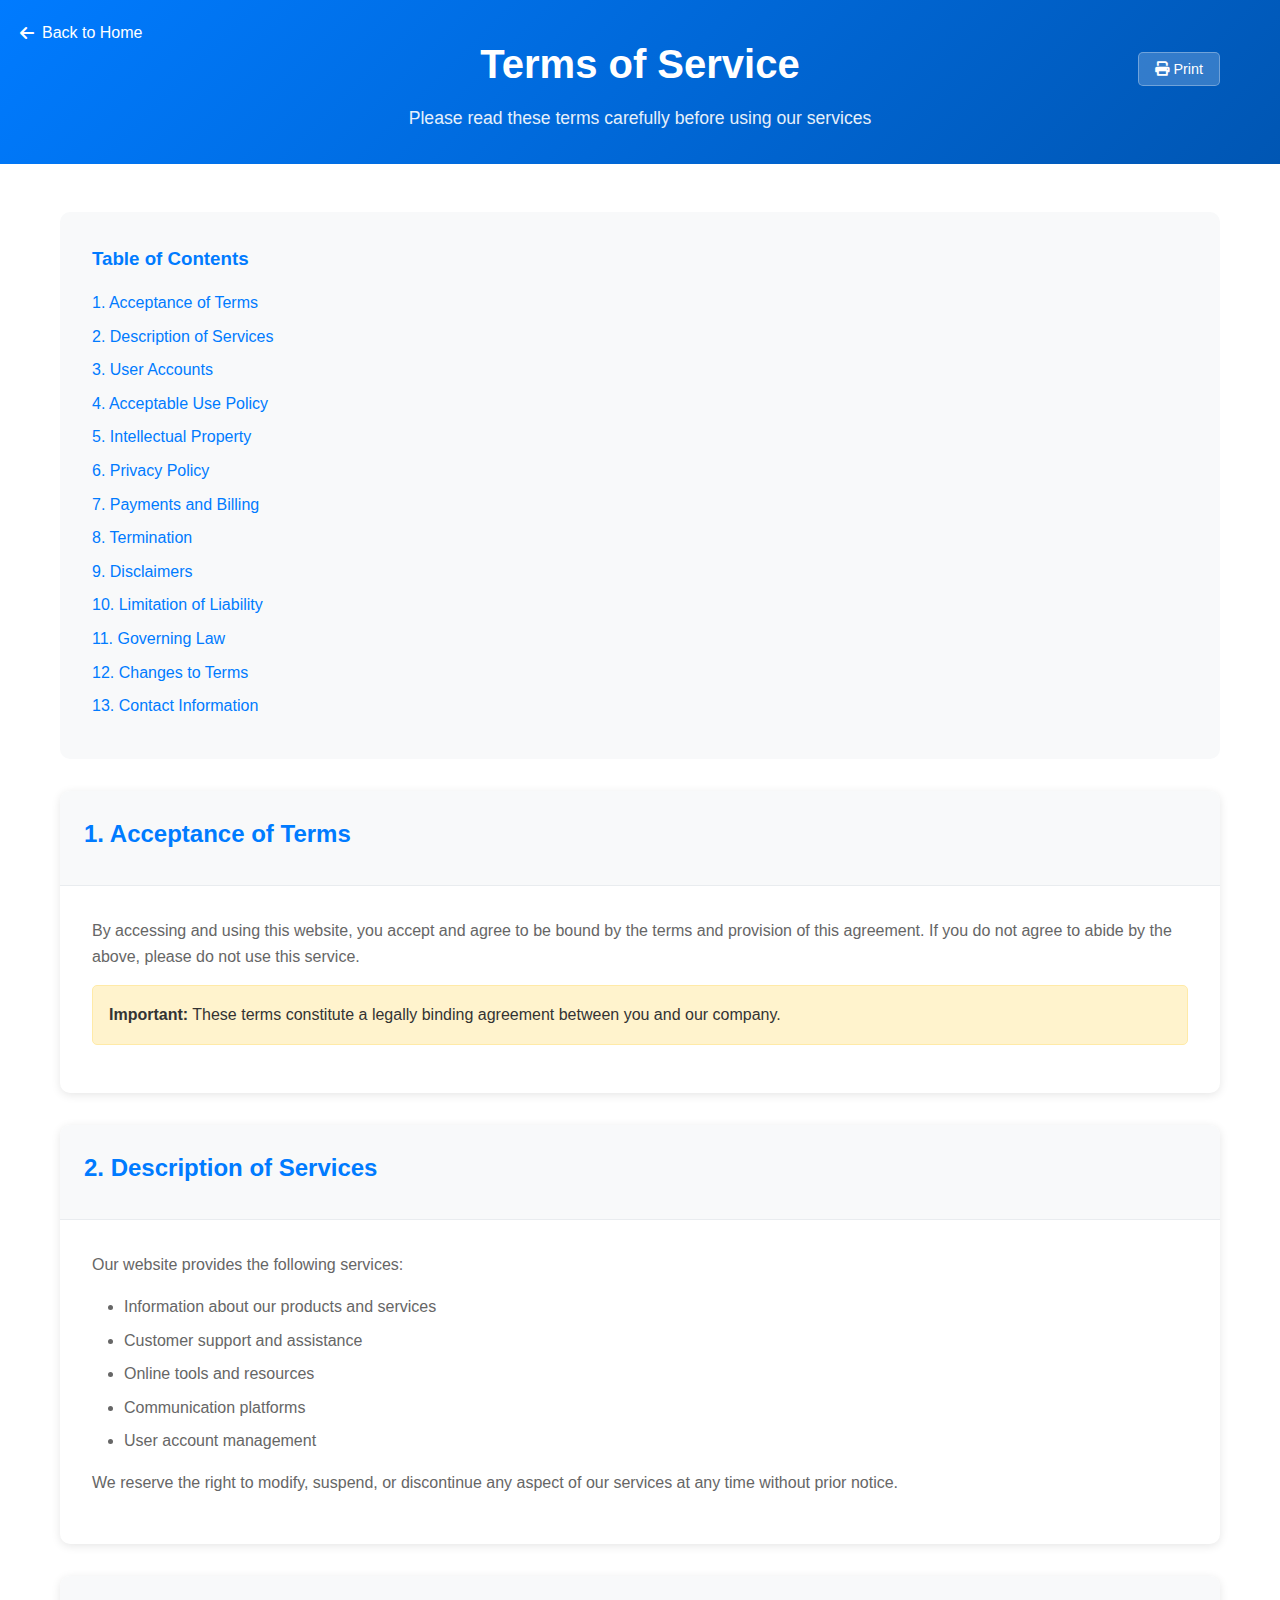
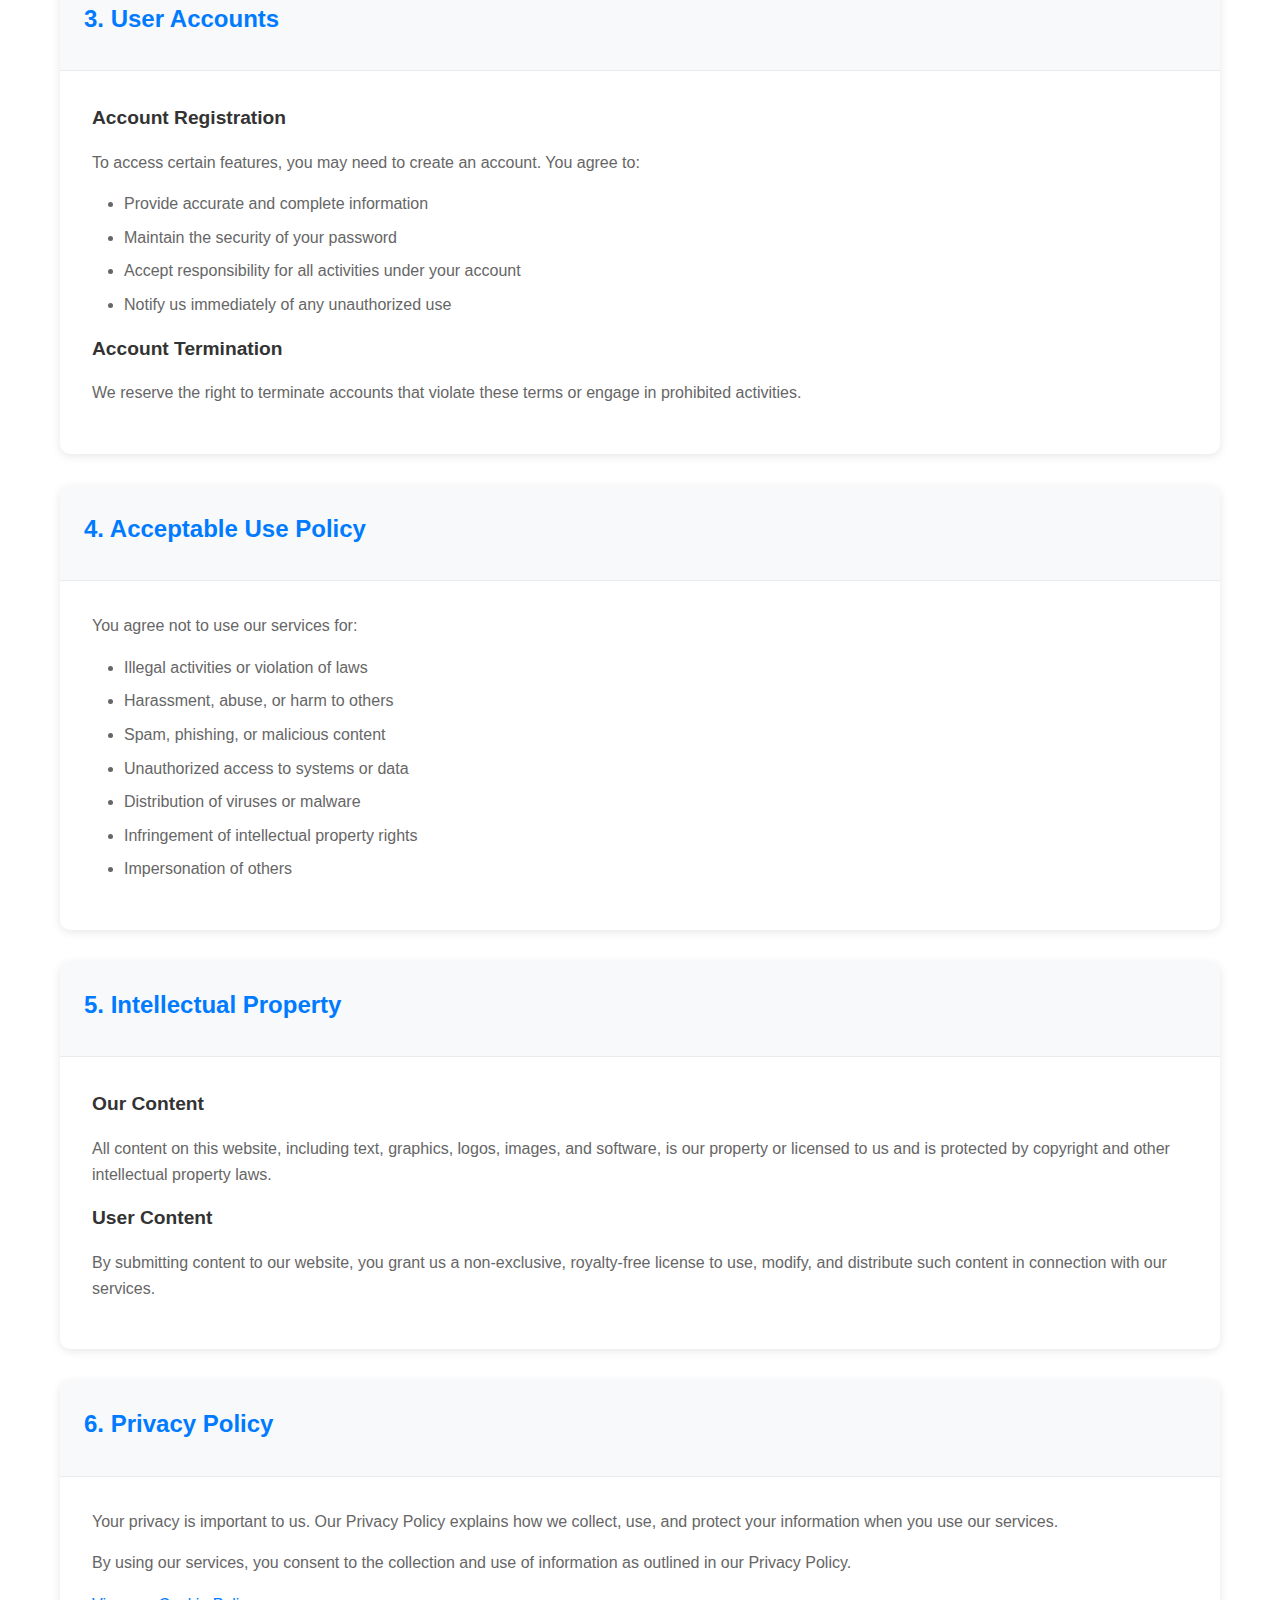
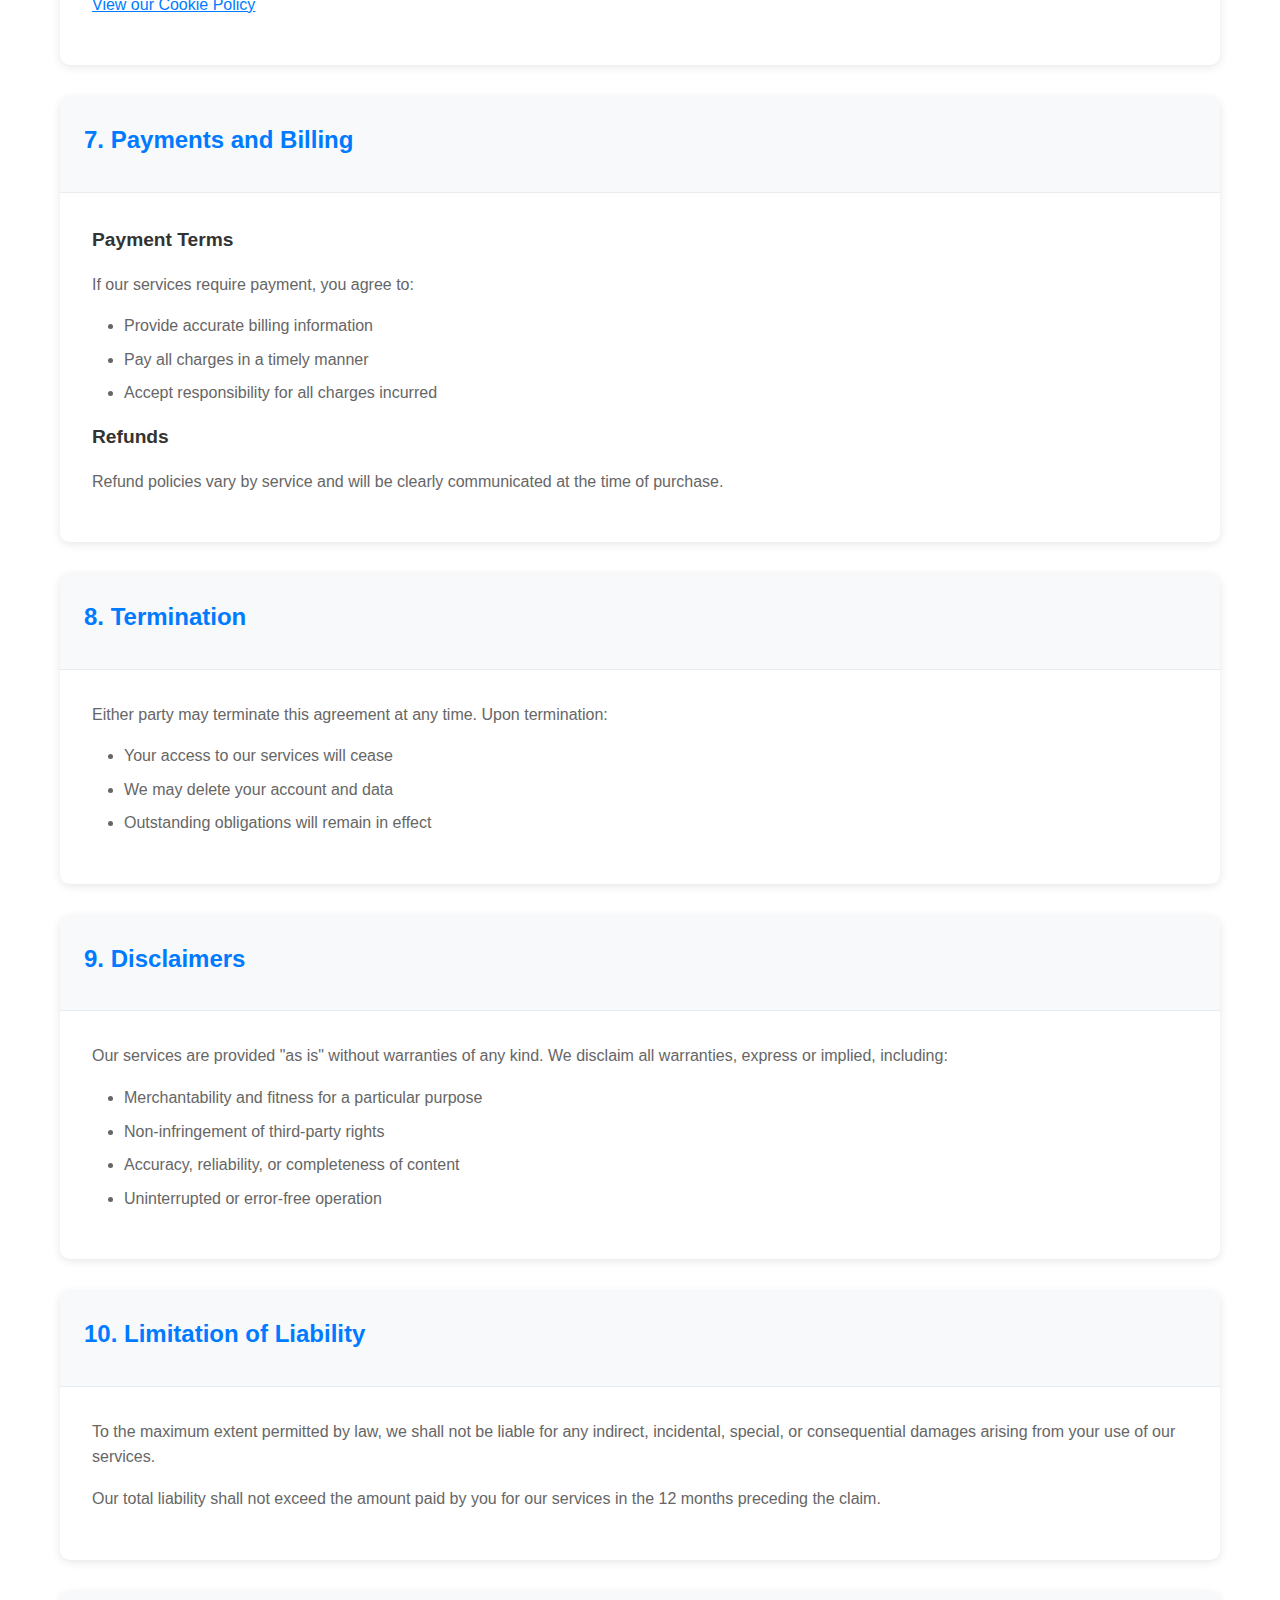
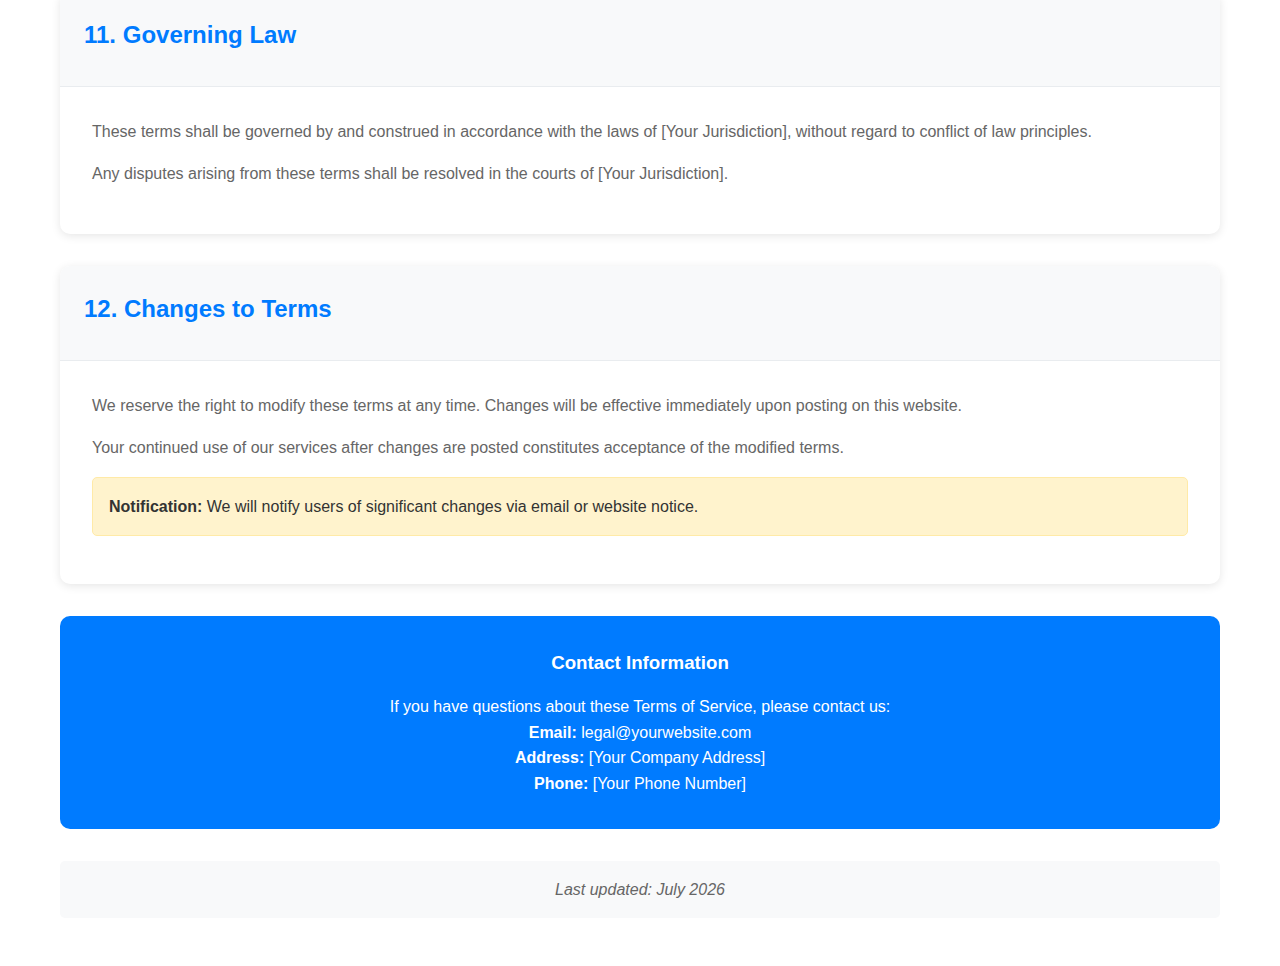
<file: terms.html>
<!DOCTYPE html>
<html lang="en">
<head>
    <meta charset="UTF-8">
    <meta name="viewport" content="width=device-width, initial-scale=1.0">
    <title>Terms of Service - Your Website</title>
    <link rel="stylesheet" href="https://cdnjs.cloudflare.com/ajax/libs/font-awesome/6.0.0/css/all.min.css">
    <style>
        :root {
            --primary-color: #007bff;
            --primary-dark: #0056b3;
            --text-color: #333;
            --text-light: #666;
            --background-color: #ffffff;
            --section-bg: #f8f9fa;
            --border-color: #e9ecef;
            --success-color: #28a745;
            --warning-color: #ffc107;
            --danger-color: #dc3545;
            --shadow: 0 2px 10px rgba(0, 0, 0, 0.1);
        }

        * {
            margin: 0;
            padding: 0;
            box-sizing: border-box;
        }

        body {
            font-family: 'Segoe UI', Tahoma, Geneva, Verdana, sans-serif;
            line-height: 1.6;
            color: var(--text-color);
            background-color: var(--background-color);
        }

        .container {
            max-width: 1200px;
            margin: 0 auto;
            padding: 0 20px;
        }

        header {
            background: linear-gradient(135deg, var(--primary-color), var(--primary-dark));
            color: white;
            padding: 2rem 0;
            text-align: center;
        }

        header h1 {
            font-size: 2.5rem;
            margin-bottom: 0.5rem;
        }

        header p {
            font-size: 1.1rem;
            opacity: 0.9;
        }

        .back-link {
            position: absolute;
            top: 20px;
            left: 20px;
            color: white;
            text-decoration: none;
            font-size: 1rem;
            display: flex;
            align-items: center;
            gap: 0.5rem;
            transition: opacity 0.3s ease;
        }

        .back-link:hover {
            opacity: 0.8;
        }

        main {
            padding: 3rem 0;
        }

        .terms-section {
            background: white;
            border-radius: 10px;
            box-shadow: var(--shadow);
            margin-bottom: 2rem;
            overflow: hidden;
        }

        .section-header {
            background: var(--section-bg);
            padding: 1.5rem;
            border-bottom: 1px solid var(--border-color);
        }

        .section-header h2 {
            color: var(--primary-color);
            font-size: 1.5rem;
            margin-bottom: 0.5rem;
        }

        .section-content {
            padding: 2rem;
        }

        .section-content h3 {
            color: var(--text-color);
            margin-bottom: 1rem;
            font-size: 1.2rem;
        }

        .section-content p {
            margin-bottom: 1rem;
            color: var(--text-light);
        }

        .section-content ul {
            margin-left: 2rem;
            margin-bottom: 1rem;
        }

        .section-content li {
            margin-bottom: 0.5rem;
            color: var(--text-light);
        }

        .highlight {
            background: #fff3cd;
            border: 1px solid #ffeaa7;
            border-radius: 5px;
            padding: 1rem;
            margin: 1rem 0;
        }

        .contact-info {
            background: var(--primary-color);
            color: white;
            padding: 2rem;
            border-radius: 10px;
            text-align: center;
            margin-top: 2rem;
        }

        .contact-info h3 {
            margin-bottom: 1rem;
        }

        .contact-info a {
            color: white;
            text-decoration: none;
        }

        .contact-info a:hover {
            text-decoration: underline;
        }

        .last-updated {
            text-align: center;
            color: var(--text-light);
            font-style: italic;
            margin-top: 2rem;
            padding: 1rem;
            background: var(--section-bg);
            border-radius: 5px;
        }

        .toc {
            background: var(--section-bg);
            border-radius: 10px;
            padding: 2rem;
            margin-bottom: 2rem;
        }

        .toc h3 {
            margin-bottom: 1rem;
            color: var(--primary-color);
        }

        .toc ul {
            list-style: none;
            margin-left: 0;
        }

        .toc li {
            margin-bottom: 0.5rem;
        }

        .toc a {
            color: var(--primary-color);
            text-decoration: none;
            transition: color 0.3s ease;
        }

        .toc a:hover {
            color: var(--primary-dark);
            text-decoration: underline;
        }

        @media (max-width: 768px) {
            .container {
                padding: 0 15px;
            }

            header h1 {
                font-size: 2rem;
            }

            .section-content {
                padding: 1.5rem;
            }

            .back-link {
                position: relative;
                top: auto;
                left: auto;
                margin-bottom: 1rem;
                justify-content: center;
            }
        }
    </style>
</head>
<body>
    <header>
        <a href="index.html" class="back-link">
            <i class="fas fa-arrow-left"></i>
            Back to Home
        </a>
        <div class="container">
            <h1>Terms of Service</h1>
            <p>Please read these terms carefully before using our services</p>
        </div>
    </header>

    <main>
        <div class="container">
            <!-- Table of Contents -->
            <div class="toc">
                <h3>Table of Contents</h3>
                <ul>
                    <li><a href="#acceptance">1. Acceptance of Terms</a></li>
                    <li><a href="#services">2. Description of Services</a></li>
                    <li><a href="#user-accounts">3. User Accounts</a></li>
                    <li><a href="#acceptable-use">4. Acceptable Use Policy</a></li>
                    <li><a href="#intellectual-property">5. Intellectual Property</a></li>
                    <li><a href="#privacy">6. Privacy Policy</a></li>
                    <li><a href="#payments">7. Payments and Billing</a></li>
                    <li><a href="#termination">8. Termination</a></li>
                    <li><a href="#disclaimers">9. Disclaimers</a></li>
                    <li><a href="#limitation-liability">10. Limitation of Liability</a></li>
                    <li><a href="#governing-law">11. Governing Law</a></li>
                    <li><a href="#changes">12. Changes to Terms</a></li>
                    <li><a href="#contact">13. Contact Information</a></li>
                </ul>
            </div>

            <!-- 1. Acceptance of Terms -->
            <div class="terms-section" id="acceptance">
                <div class="section-header">
                    <h2>1. Acceptance of Terms</h2>
                </div>
                <div class="section-content">
                    <p>By accessing and using this website, you accept and agree to be bound by the terms and provision of this agreement. If you do not agree to abide by the above, please do not use this service.</p>
                    <div class="highlight">
                        <strong>Important:</strong> These terms constitute a legally binding agreement between you and our company.
                    </div>
                </div>
            </div>

            <!-- 2. Description of Services -->
            <div class="terms-section" id="services">
                <div class="section-header">
                    <h2>2. Description of Services</h2>
                </div>
                <div class="section-content">
                    <p>Our website provides the following services:</p>
                    <ul>
                        <li>Information about our products and services</li>
                        <li>Customer support and assistance</li>
                        <li>Online tools and resources</li>
                        <li>Communication platforms</li>
                        <li>User account management</li>
                    </ul>
                    <p>We reserve the right to modify, suspend, or discontinue any aspect of our services at any time without prior notice.</p>
                </div>
            </div>

            <!-- 3. User Accounts -->
            <div class="terms-section" id="user-accounts">
                <div class="section-header">
                    <h2>3. User Accounts</h2>
                </div>
                <div class="section-content">
                    <h3>Account Registration</h3>
                    <p>To access certain features, you may need to create an account. You agree to:</p>
                    <ul>
                        <li>Provide accurate and complete information</li>
                        <li>Maintain the security of your password</li>
                        <li>Accept responsibility for all activities under your account</li>
                        <li>Notify us immediately of any unauthorized use</li>
                    </ul>
                    <h3>Account Termination</h3>
                    <p>We reserve the right to terminate accounts that violate these terms or engage in prohibited activities.</p>
                </div>
            </div>

            <!-- 4. Acceptable Use Policy -->
            <div class="terms-section" id="acceptable-use">
                <div class="section-header">
                    <h2>4. Acceptable Use Policy</h2>
                </div>
                <div class="section-content">
                    <p>You agree not to use our services for:</p>
                    <ul>
                        <li>Illegal activities or violation of laws</li>
                        <li>Harassment, abuse, or harm to others</li>
                        <li>Spam, phishing, or malicious content</li>
                        <li>Unauthorized access to systems or data</li>
                        <li>Distribution of viruses or malware</li>
                        <li>Infringement of intellectual property rights</li>
                        <li>Impersonation of others</li>
                    </ul>
                </div>
            </div>

            <!-- 5. Intellectual Property -->
            <div class="terms-section" id="intellectual-property">
                <div class="section-header">
                    <h2>5. Intellectual Property</h2>
                </div>
                <div class="section-content">
                    <h3>Our Content</h3>
                    <p>All content on this website, including text, graphics, logos, images, and software, is our property or licensed to us and is protected by copyright and other intellectual property laws.</p>
                    <h3>User Content</h3>
                    <p>By submitting content to our website, you grant us a non-exclusive, royalty-free license to use, modify, and distribute such content in connection with our services.</p>
                </div>
            </div>

            <!-- 6. Privacy Policy -->
            <div class="terms-section" id="privacy">
                <div class="section-header">
                    <h2>6. Privacy Policy</h2>
                </div>
                <div class="section-content">
                    <p>Your privacy is important to us. Our Privacy Policy explains how we collect, use, and protect your information when you use our services.</p>
                    <p>By using our services, you consent to the collection and use of information as outlined in our Privacy Policy.</p>
                    <p><a href="cookies.html" style="color: var(--primary-color);">View our Cookie Policy</a></p>
                </div>
            </div>

            <!-- 7. Payments and Billing -->
            <div class="terms-section" id="payments">
                <div class="section-header">
                    <h2>7. Payments and Billing</h2>
                </div>
                <div class="section-content">
                    <h3>Payment Terms</h3>
                    <p>If our services require payment, you agree to:</p>
                    <ul>
                        <li>Provide accurate billing information</li>
                        <li>Pay all charges in a timely manner</li>
                        <li>Accept responsibility for all charges incurred</li>
                    </ul>
                    <h3>Refunds</h3>
                    <p>Refund policies vary by service and will be clearly communicated at the time of purchase.</p>
                </div>
            </div>

            <!-- 8. Termination -->
            <div class="terms-section" id="termination">
                <div class="section-header">
                    <h2>8. Termination</h2>
                </div>
                <div class="section-content">
                    <p>Either party may terminate this agreement at any time. Upon termination:</p>
                    <ul>
                        <li>Your access to our services will cease</li>
                        <li>We may delete your account and data</li>
                        <li>Outstanding obligations will remain in effect</li>
                    </ul>
                </div>
            </div>

            <!-- 9. Disclaimers -->
            <div class="terms-section" id="disclaimers">
                <div class="section-header">
                    <h2>9. Disclaimers</h2>
                </div>
                <div class="section-content">
                    <p>Our services are provided "as is" without warranties of any kind. We disclaim all warranties, express or implied, including:</p>
                    <ul>
                        <li>Merchantability and fitness for a particular purpose</li>
                        <li>Non-infringement of third-party rights</li>
                        <li>Accuracy, reliability, or completeness of content</li>
                        <li>Uninterrupted or error-free operation</li>
                    </ul>
                </div>
            </div>

            <!-- 10. Limitation of Liability -->
            <div class="terms-section" id="limitation-liability">
                <div class="section-header">
                    <h2>10. Limitation of Liability</h2>
                </div>
                <div class="section-content">
                    <p>To the maximum extent permitted by law, we shall not be liable for any indirect, incidental, special, or consequential damages arising from your use of our services.</p>
                    <p>Our total liability shall not exceed the amount paid by you for our services in the 12 months preceding the claim.</p>
                </div>
            </div>

            <!-- 11. Governing Law -->
            <div class="terms-section" id="governing-law">
                <div class="section-header">
                    <h2>11. Governing Law</h2>
                </div>
                <div class="section-content">
                    <p>These terms shall be governed by and construed in accordance with the laws of [Your Jurisdiction], without regard to conflict of law principles.</p>
                    <p>Any disputes arising from these terms shall be resolved in the courts of [Your Jurisdiction].</p>
                </div>
            </div>

            <!-- 12. Changes to Terms -->
            <div class="terms-section" id="changes">
                <div class="section-header">
                    <h2>12. Changes to Terms</h2>
                </div>
                <div class="section-content">
                    <p>We reserve the right to modify these terms at any time. Changes will be effective immediately upon posting on this website.</p>
                    <p>Your continued use of our services after changes are posted constitutes acceptance of the modified terms.</p>
                    <div class="highlight">
                        <strong>Notification:</strong> We will notify users of significant changes via email or website notice.
                    </div>
                </div>
            </div>

            <!-- Contact Information -->
            <div class="contact-info" id="contact">
                <h3>Contact Information</h3>
                <p>If you have questions about these Terms of Service, please contact us:</p>
                <p><strong>Email:</strong> <a href="mailto:legal@yourwebsite.com">legal@yourwebsite.com</a></p>
                <p><strong>Address:</strong> [Your Company Address]</p>
                <p><strong>Phone:</strong> [Your Phone Number]</p>
            </div>

            <div class="last-updated">
                <p>Last updated: <span id="lastUpdated">January 2024</span></p>
            </div>
        </div>
    </main>

    <script>
        // Smooth scrolling for table of contents links
        document.querySelectorAll('.toc a[href^="#"]').forEach(anchor => {
            anchor.addEventListener('click', function (e) {
                e.preventDefault();
                const target = document.querySelector(this.getAttribute('href'));
                if (target) {
                    target.scrollIntoView({
                        behavior: 'smooth',
                        block: 'start'
                    });
                }
            });
        });

        // Highlight current section in table of contents
        function highlightCurrentSection() {
            const sections = document.querySelectorAll('.terms-section');
            const tocLinks = document.querySelectorAll('.toc a');
            
            let currentSection = '';
            
            sections.forEach(section => {
                const rect = section.getBoundingClientRect();
                if (rect.top <= 100 && rect.bottom >= 100) {
                    currentSection = section.id;
                }
            });
            
            tocLinks.forEach(link => {
                link.style.fontWeight = 'normal';
                if (link.getAttribute('href') === '#' + currentSection) {
                    link.style.fontWeight = 'bold';
                }
            });
        }

        // Add scroll event listener
        window.addEventListener('scroll', highlightCurrentSection);

        // Set current date
        document.addEventListener('DOMContentLoaded', function() {
            const now = new Date();
            const options = { year: 'numeric', month: 'long' };
            document.getElementById('lastUpdated').textContent = now.toLocaleDateString('en-US', options);
        });

        // Print functionality
        function printTerms() {
            window.print();
        }

        // Add print button (optional)
        document.addEventListener('DOMContentLoaded', function() {
            const header = document.querySelector('header .container');
            const printBtn = document.createElement('button');
            printBtn.innerHTML = '<i class="fas fa-print"></i> Print';
            printBtn.style.cssText = `
                position: absolute;
                top: 20px;
                right: 20px;
                background: rgba(255,255,255,0.2);
                color: white;
                border: 1px solid rgba(255,255,255,0.3);
                padding: 0.5rem 1rem;
                border-radius: 5px;
                cursor: pointer;
                font-size: 0.9rem;
            `;
            printBtn.onclick = printTerms;
            header.style.position = 'relative';
            header.appendChild(printBtn);
        });
    </script>
</body>
</html>
</file>
<file: styles.css>
* {
    margin: 0;
    padding: 0;
    box-sizing: border-box;
}

body {
    font-family: 'Inter', sans-serif;
    line-height: 1.6;
    color: #E0E0E0;
    background-color: #444444;
    overflow-x: hidden;
}

.container {
    max-width: 1200px;
    margin: 0 auto;
    padding: 0 20px;
}

/* Navigation */
.navbar {
    position: fixed;
    top: 0;
    width: 100%;
    background: transparent !important;
    z-index: 1000;
    transition: all 0.4s cubic-bezier(0.4, 0, 0.2, 1);
    padding: 0;
    border-bottom: none;
}

.navbar.scrolled {
    background: transparent !important;
    box-shadow: none;
    border-bottom: none;
}

.navbar.hidden {
    transform: translateY(-100%);
}

.nav-container {
    max-width: 1200px;
    margin: 0 auto;
    padding: 0 20px;
    display: flex;
    justify-content: space-between;
    align-items: center;
    height: 70px;
    position: relative;
}

.nav-logo {
    display: flex;
    flex-direction: column;
    align-items: flex-start;
    gap: 2px;
}

.nav-logo h2 {
    color: #FEC3A6;
    font-weight: 700;
    font-size: 1.8rem;
    letter-spacing: -0.5px;
    margin: 0;
    transition: color 0.3s ease;
}

.logo-tagline {
    font-size: 0.7rem;
    color: #E0E0E0;
    font-weight: 400;
    letter-spacing: 0.5px;
    text-transform: uppercase;
    opacity: 0.8;
}

.nav-logo:hover h2 {
    color: #FFAC81;
}

.nav-menu {
    display: flex;
    list-style: none;
    gap: 0.5rem;
    align-items: center;
}

.nav-item {
    position: relative;
}

.nav-link {
    text-decoration: none;
    color: #FFFFFF;
    font-weight: 500;
    font-size: 0.9rem;
    transition: all 0.3s cubic-bezier(0.4, 0, 0.2, 1);
    position: relative;
    padding: 0.8rem 1.2rem;
    border-radius: 25px;
    display: flex;
    align-items: center;
    gap: 0.5rem;
    white-space: nowrap;
}

.nav-link i {
    font-size: 0.85rem;
    opacity: 0.8;
    transition: all 0.3s ease;
}

.nav-link:hover {
    color: #FEC3A6;
}

.nav-link:hover i {
    opacity: 1;
}

.nav-link.active {
    color: #FEC3A6;
}

.nav-link.active::after {
    content: '';
    position: absolute;
    bottom: 0;
    left: 50%;
    transform: translateX(-50%);
    width: 4px;
    height: 4px;
    background: #FEC3A6;
    border-radius: 50%;
}

/* CTA Button in Nav */
.nav-cta .nav-link {
    background: linear-gradient(135deg, #FEC3A6 0%, #FFAC81 100%);
    color: #444444;
    font-weight: 600;
    padding: 0.8rem 1.5rem;
    box-shadow: 0 2px 10px rgba(254, 195, 166, 0.3);
}

.nav-cta .nav-link:hover {
    background: linear-gradient(135deg, #FF928B 0%, #FFAC81 100%);
    transform: translateY(-2px);
    box-shadow: 0 4px 15px rgba(255, 146, 139, 0.4);
}

/* Navigation Actions */
.nav-actions {
    display: flex;
    align-items: center;
    gap: 1rem;
}

.theme-toggle {
    background: transparent;
    border: 2px solid rgba(254, 195, 166, 0.3);
    color: #FEC3A6;
    width: 40px;
    height: 40px;
    border-radius: 50%;
    display: flex;
    align-items: center;
    justify-content: center;
    cursor: pointer;
    transition: all 0.3s ease;
    font-size: 0.9rem;
}

.theme-toggle:hover {
    background: rgba(254, 195, 166, 0.1);
    border-color: #FEC3A6;
    transform: rotate(180deg);
}

/* Progress Bar */
.nav-progress-bar {
    position: absolute;
    bottom: 0;
    left: 0;
    height: 2px;
    background: linear-gradient(90deg, #FEC3A6 0%, #FFAC81 50%, #FF928B 100%);
    transform-origin: left;
    transform: scaleX(0);
    transition: transform 0.3s ease;
}

/* Hamburger Menu */
.hamburger {
    display: none;
    flex-direction: column;
    cursor: pointer;
    padding: 0.5rem;
    border-radius: 8px;
    transition: background 0.3s ease;
}

.hamburger:hover {
    background: rgba(254, 195, 166, 0.1);
}

.bar {
    width: 25px;
    height: 3px;
    background: #FEC3A6;
    margin: 3px 0;
    transition: all 0.3s cubic-bezier(0.4, 0, 0.2, 1);
    border-radius: 2px;
}

.hamburger.active .bar:nth-child(1) {
    transform: rotate(45deg) translate(6px, 6px);
}

.hamburger.active .bar:nth-child(2) {
    opacity: 0;
    transform: translateX(-20px);
}

.hamburger.active .bar:nth-child(3) {
    transform: rotate(-45deg) translate(6px, -6px);
}

/* Mobile Responsive */
@media (max-width: 768px) {
    .nav-container {
        height: 60px;
    }
    
    .hamburger {
        display: flex;
    }
    
    .theme-toggle {
        width: 35px;
        height: 35px;
        font-size: 0.8rem;
    }
    
    .nav-menu {
        position: fixed;
        left: -100%;
        top: 60px;
        flex-direction: column;
        background: rgba(68, 68, 68, 0.98);
        width: 100%;
        text-align: center;
        transition: all 0.4s cubic-bezier(0.4, 0, 0.2, 1);
        backdrop-filter: blur(15px);
        padding: 2rem 0;
        gap: 0;
        border-top: 1px solid rgba(254, 195, 166, 0.2);
        max-height: calc(100vh - 60px);
        overflow-y: auto;
    }
    
    .nav-menu.active {
        left: 0;
    }
    
    .nav-item {
        width: 100%;
        margin: 0.5rem 0;
    }
    
    .nav-link {
        padding: 1rem 2rem;
        width: 100%;
        justify-content: center;
        font-size: 1rem;
        border-radius: 0;
    }
    
    .nav-cta .nav-link {
        margin: 1rem 2rem;
        border-radius: 25px;
        width: auto;
    }
    
    .logo-tagline {
        display: none;
    }
}

@media (max-width: 480px) {
    .nav-container {
        padding: 0 15px;
    }
    
    .nav-logo h2 {
        font-size: 1.5rem;
    }
}

/* Hero Section */
.hero {
    position: relative;
    height: 100vh;
    display: flex;
    align-items: flex-end;
    justify-content: center;
    overflow: hidden;
}

.hero-video-container {
    position: absolute;
    top: 0;
    left: 0;
    width: 100%;
    height: 100%;
    z-index: 1;
}

/* Desktop Video - Show by default */
.desktop-video {
    display: block;
}

/* Mobile Video - Hidden by default */
.mobile-video {
    display: none;
}

.hero-video {
    width: 100%;
    height: 100%;
    object-fit: cover;
}

.hero-fallback {
    width: 100%;
    height: 100%;
    object-fit: cover;
}

.hero-overlay {
    position: absolute;
    top: 0;
    left: 0;
    width: 100%;
    height: 100%;
    background: rgba(68, 68, 68, 0.6);
    z-index: 2;
}

.hero-content {
    position: relative;
    z-index: 3;
    text-align: center;
    color: #FFFFFF;
    max-width: 800px;
    padding: 0 20px 4rem 20px;
    animation: fadeInUp 1s ease-out;
}

/* Mobile Responsive - Switch to mobile video */
@media (max-width: 768px) {
    .desktop-video {
        display: none;
    }
    
    .mobile-video {
        display: block;
    }
}

/* Additional mobile optimizations */
@media (max-width: 480px) {
    .hero-video {
        object-position: center center;
    }
    
    .mobile-video .hero-video {
        /* Optimize for mobile viewing */
        object-fit: cover;
        object-position: center top;
    }
}

.hero-title {
    font-size: 3.5rem;
    font-weight: 700;
    margin-bottom: 2rem;
    line-height: 1.2;
    text-shadow: 2px 2px 4px rgba(0, 0, 0, 0.5);
    color: #FFFFFF;
}

.hero-buttons {
    display: flex;
    gap: 1.5rem;
    justify-content: center;
    flex-wrap: wrap;
}

.btn {
    padding: 1rem 2rem;
    border: none;
    border-radius: 50px;
    font-weight: 600;
    cursor: pointer;
    transition: all 0.3s ease;
    text-decoration: none;
    display: inline-block;
    font-size: 1rem;
    min-width: 180px;
}

.btn-primary {
    background: #FEC3A6;
    color: #444444;
    box-shadow: 0 4px 15px rgba(254, 195, 166, 0.4);
}

.btn-primary:hover {
    background: #FF928B;
    transform: translateY(-2px);
    box-shadow: 0 6px 20px rgba(255, 146, 139, 0.6);
}

.btn-secondary {
    background: #627264;
    color: #FEC3A6;
    border: 2px solid #FEC3A6;
}

.btn-secondary:hover {
    background: #FFAC81;
    color: #444444;
    transform: translateY(-2px);
}

.btn-large {
    padding: 1.2rem 3rem;
    font-size: 1.1rem;
    min-width: 220px;
}

/* How It Works Section */
.how-it-works {
    padding: 6rem 0;
    background: #627264;
}

.section-title {
    text-align: center;
    font-size: 2.5rem;
    font-weight: 700;
    margin-bottom: 1rem;
    color: #FFFFFF;
}

.section-subtitle {
    text-align: center;
    font-size: 1.2rem;
    color: #E0E0E0;
    margin-bottom: 4rem;
    max-width: 600px;
    margin-left: auto;
    margin-right: auto;
}

.steps-container {
    display: grid;
    grid-template-columns: repeat(auto-fit, minmax(300px, 1fr));
    gap: 3rem;
    margin-bottom: 4rem;
}

.step {
    text-align: center;
    padding: 2.5rem 2rem;
    background: #FFFFFF;
    border-radius: 20px;
    box-shadow: 0 10px 30px rgba(0, 0, 0, 0.1);
    transition: transform 0.3s ease, box-shadow 0.3s ease;
    position: relative;
    overflow: hidden;
}

.step::before {
    content: attr(data-step);
    position: absolute;
    top: -20px;
    right: -20px;
    width: 60px;
    height: 60px;
    background: linear-gradient(135deg, #FEC3A6 0%, #FFAC81 100%);
    border-radius: 50%;
    display: flex;
    align-items: center;
    justify-content: center;
    color: #444444;
    font-weight: 700;
    font-size: 1.2rem;
}

.step:hover {
    transform: translateY(-10px);
    box-shadow: 0 20px 40px rgba(0, 0, 0, 0.15);
}

.step-icon {
    width: 80px;
    height: 80px;
    background: linear-gradient(135deg, #FEC3A6 0%, #FFAC81 100%);
    border-radius: 50%;
    display: flex;
    align-items: center;
    justify-content: center;
    margin: 0 auto 1.5rem;
    color: #444444;
    font-size: 2rem;
}

.step h3 {
    font-size: 1.5rem;
    margin-bottom: 0.5rem;
    color: #444444;
    font-weight: 600;
}

.step h4 {
    font-size: 1.2rem;
    margin-bottom: 1rem;
    color: #FEC3A6;
    font-weight: 500;
}

.step p {
    color: #666;
    line-height: 1.6;
    font-size: 1rem;
}

.cta-container {
    text-align: center;
    margin-top: 3rem;
}

/* Get Involved Section */
.get-involved {
    padding: 6rem 0;
    background: #444444;
    color: #FFFFFF;
}

.get-involved .section-title {
    color: #FFFFFF;
}

.involvement-options {
    display: grid;
    grid-template-columns: repeat(auto-fit, minmax(350px, 1fr));
    gap: 2rem;
    margin-top: 3rem;
}

.option-card {
    background: rgba(98, 114, 100, 0.3);
    backdrop-filter: blur(10px);
    border-radius: 20px;
    padding: 2.5rem;
    border: 1px solid rgba(254, 195, 166, 0.2);
    transition: transform 0.3s ease, background 0.3s ease;
    text-align: center;
}

.option-card:hover {
    transform: translateY(-10px);
    background: rgba(98, 114, 100, 0.4);
    border-color: rgba(254, 195, 166, 0.4);
}

.card-header {
    display: flex;
    flex-direction: column;
    align-items: center;
    gap: 1rem;
    margin-bottom: 1.5rem;
}

.card-header i {
    font-size: 3rem;
    color: #FEC3A6;
}

.card-header h3 {
    font-size: 1.5rem;
    font-weight: 600;
    margin: 0;
    color: #FFFFFF;
}

.card-content p {
    margin-bottom: 2rem;
    opacity: 0.9;
    line-height: 1.6;
    font-size: 1rem;
    color: #E0E0E0;
}

.waitlist-form {
    display: flex;
    flex-direction: column;
    gap: 1rem;
    margin-bottom: 1rem;
}

.email-input {
    padding: 1rem;
    border: none;
    border-radius: 25px;
    font-size: 1rem;
    outline: none;
    background: rgba(255, 255, 255, 0.9);
    color: #444444;
}

.email-input::placeholder {
    color: #666;
}

.form-message {
    font-size: 0.9rem;
    margin-top: 0.5rem;
    min-height: 20px;
}

.form-message.success {
    color: #4ade80;
}

.form-message.error {
    color: #FF928B;
}

.option-card .btn-primary {
    background: #FEC3A6;
    color: #444444;
    width: 100%;
    justify-content: center;
    margin-top: 1rem;
}

.option-card .btn-primary:hover {
    background: #FFAC81;
    transform: translateY(-2px);
}

/* Footer */
.footer {
    background: #444444;
    color: #E0E0E0;
    padding: 3rem 0 1rem;
    border-top: 1px solid #627264;
}

.footer-content {
    display: grid;
    grid-template-columns: 2fr 1fr 1fr 1fr;
    gap: 2rem;
    margin-bottom: 2rem;
}

.footer-section h3 {
    margin-bottom: 1rem;
    color: #FEC3A6;
    font-size: 1.5rem;
}

.footer-section h4 {
    margin-bottom: 1rem;
    color: #FFFFFF;
}

.footer-section p {
    color: #E0E0E0;
    line-height: 1.6;
    margin-bottom: 1rem;
}

.footer-section ul {
    list-style: none;
}

.footer-section ul li {
    margin-bottom: 0.5rem;
}

.footer-section ul li a {
    color: #E0E0E0;
    text-decoration: none;
    transition: color 0.3s ease;
}

.footer-section ul li a:hover {
    color: #FEC3A6;
    text-decoration: underline;
}

.social-links {
    display: flex;
    gap: 1rem;
}

.social-links a {
    width: 40px;
    height: 40px;
    background: linear-gradient(135deg, #FEC3A6 0%, #FFAC81 100%);
    border-radius: 50%;
    display: flex;
    align-items: center;
    justify-content: center;
    color: #444444;
    text-decoration: none;
    transition: transform 0.3s ease, background 0.3s ease;
}

.social-links a:hover {
    transform: translateY(-3px);
    background: linear-gradient(135deg, #FF928B 0%, #FFAC81 100%);
}

.footer-bottom {
    border-top: 1px solid #627264;
    padding-top: 1rem;
    display: flex;
    justify-content: space-between;
    align-items: center;
    flex-wrap: wrap;
    gap: 1rem;
}

.footer-links {
    display: flex;
    gap: 2rem;
}

.footer-links a {
    color: #E0E0E0;
    text-decoration: none;
    font-size: 0.9rem;
    transition: color 0.3s ease;
}

.footer-links a:hover {
    color: #FEC3A6;
}

/* Animations */
@keyframes fadeInUp {
    from {
        opacity: 0;
        transform: translateY(30px);
    }
    to {
        opacity: 1;
        transform: translateY(0);
    }
}

/* Responsive Design */
@media (max-width: 768px) {
    .hamburger {
        display: flex;
    }
    
    .nav-menu {
        position: fixed;
        left: -100%;
        top: 70px;
        flex-direction: column;
        background-color: rgba(68, 68, 68, 0.95);
        width: 100%;
        text-align: center;
        transition: 0.3s;
        backdrop-filter: blur(10px);
        padding: 2rem 0;
    }
    
    .nav-menu.active {
        left: 0;
    }
    
    .hero-title {
        font-size: 2.5rem;
    }
    
    .hero-buttons {
        flex-direction: column;
        align-items: center;
    }
    
    .btn {
        width: 100%;
        max-width: 280px;
    }
    
    .footer-content {
        grid-template-columns: 1fr;
        text-align: center;
    }
    
    .footer-bottom {
        flex-direction: column;
        text-align: center;
    }
    
    .involvement-options {
        grid-template-columns: 1fr;
    }
    
    .waitlist-form {
        align-items: center;
    }
    
    .email-input {
        width: 100%;
        max-width: 300px;
    }
}

@media (max-width: 480px) {
    .hero-title {
        font-size: 2rem;
    }
    
    .section-title {
        font-size: 2rem;
    }
    
    .btn {
        padding: 0.8rem 1.5rem;
        font-size: 0.9rem;
        min-width: 160px;
    }
    
    .step {
        padding: 2rem 1.5rem;
    }
    
    .option-card {
        padding: 2rem;
    }
}

/* Loading optimization */
.hero-video {
    will-change: transform;
}

/* Smooth scroll behavior */
html {
    scroll-behavior: smooth;
}

/* Dark Theme Styles */
body.dark-theme {
    background-color: #1a1a1a;
    color: #f0f0f0;
}

/* Dark theme navbar */
body.dark-theme .navbar {
    background: transparent !important;
}

body.dark-theme .navbar.scrolled {
    background: transparent !important;
    box-shadow: none;
}

/* Dark theme navigation links */
body.dark-theme .nav-link {
    color: #f0f0f0;
}

body.dark-theme .nav-link:hover {
    color: #FEC3A6;
    background: transparent;
}

/* Dark theme sections */
body.dark-theme .how-it-works {
    background: #2a2a2a;
}

body.dark-theme .get-involved {
    background: #1a1a1a;
}

body.dark-theme .footer {
    background: #0f0f0f;
    border-top-color: #333;
}

/* Dark theme cards and steps */
body.dark-theme .step {
    background: #2a2a2a;
    color: #f0f0f0;
    box-shadow: 0 10px 30px rgba(0, 0, 0, 0.3);
}

body.dark-theme .step h3 {
    color: #f0f0f0;
}

body.dark-theme .step p {
    color: #d0d0d0;
}

body.dark-theme .option-card {
    background: rgba(42, 42, 42, 0.8);
    border-color: rgba(254, 195, 166, 0.3);
}

body.dark-theme .option-card:hover {
    background: rgba(42, 42, 42, 0.9);
}

/* Dark theme text colors */
body.dark-theme .section-title {
    color: #f0f0f0;
}

body.dark-theme .section-subtitle {
    color: #d0d0d0;
}

body.dark-theme .hero-title {
    color: #ffffff;
}

/* Dark theme form elements */
body.dark-theme .email-input {
    background: rgba(42, 42, 42, 0.9);
    color: #f0f0f0;
    border: 1px solid rgba(254, 195, 166, 0.3);
}

body.dark-theme .email-input::placeholder {
    color: #999;
}

/* Dark theme footer */
body.dark-theme .footer-section p {
    color: #d0d0d0;
}

body.dark-theme .footer-section ul li a {
    color: #d0d0d0;
}

body.dark-theme .footer-section ul li a:hover {
    color: #FEC3A6;
}

body.dark-theme .footer-links a {
    color: #d0d0d0;
}

body.dark-theme .footer-links a:hover {
    color: #FEC3A6;
}

/* Dark theme mobile menu */
body.dark-theme .nav-menu {
    background: rgba(26, 26, 26, 0.98);
}

/* Dark theme theme toggle button */
body.dark-theme .theme-toggle {
    border-color: rgba(254, 195, 166, 0.5);
    color: #FEC3A6;
}

body.dark-theme .theme-toggle:hover {
    background: rgba(254, 195, 166, 0.15);
    border-color: #FEC3A6;
}



/* Remove hover effect from Home button specifically */
.nav-link[data-section="home"]:hover {
    color: #FFFFFF !important;
    background: transparent !important;
    transform: none !important;
}

.nav-link[data-section="home"]:hover i {
    opacity: 0.8 !important;
    transform: none !important;
}

/* Floating Arrow Button */
.floating-arrow {
    width: 60px;
    height: 60px;
    border: none;
    border-radius: 50%;
    background: transparent;
    display: flex;
    align-items: center;
    justify-content: center;
    cursor: pointer;
    transition: all 0.3s ease;
    animation: float 2s ease-in-out infinite;
    color: #ffffff;
    margin: 0 auto;
    position: relative;
    outline: none;
}

.floating-arrow:hover {
    background: rgba(255, 255, 255, 0.1);
    transform: translateY(-6px) scale(1.08);
    box-shadow: 0 12px 35px rgba(0, 0, 0, 0.15);
    backdrop-filter: blur(10px);
    animation-play-state: paused;
    transition: all 0.4s ease-out;
}

.floating-arrow:hover svg {
    filter: drop-shadow(0 2px 4px rgba(254, 195, 166, 0.5));
}

.floating-arrow:active {
    transform: translateY(-2px) scale(1.02);
    box-shadow: 0 6px 20px rgba(0, 0, 0, 0.1);
}

.floating-arrow svg {
    width: 24px;
    height: 24px;
    pointer-events: none;
}

.bounce-arrow {
    animation: smoothBounce 2s ease-in-out infinite;
}

@keyframes float {
    0%, 100% {
        transform: translateY(0px);
    }
    50% {
        transform: translateY(-10px);
    }
}

@keyframes smoothBounce {
    0%, 100% {
        transform: translateY(0);
        animation-timing-function: cubic-bezier(0.8, 0, 1, 1);
    }
    50% {
        transform: translateY(-12px);
        animation-timing-function: cubic-bezier(0, 0, 0.2, 1);
    }
}

/* Responsive Design */
@media (max-width: 768px) {
    .floating-arrow {
        width: 50px;
        height: 50px;
    }
    
    .floating-arrow svg {
        width: 20px;
        height: 20px;
    }
}

/* Dark theme transitions */
body {
    transition: background-color 0.3s ease, color 0.3s ease;
    animation: fadeIn 0.5s ease-out;
}

.navbar,
.step,
.option-card,
.email-input,
.footer {
    transition: background-color 0.3s ease, color 0.3s ease, border-color 0.3s ease;
}

/* Page Transition Animations */
@keyframes pageEnter {
    0% {
        opacity: 0;
        transform: translateY(20px);
    }
    100% {
        opacity: 1;
        transform: translateY(0);
    }
}

@keyframes pageExit {
    0% {
        opacity: 1;
        transform: translateY(0);
    }
    100% {
        opacity: 0;
        transform: translateY(-20px);
    }
}

@keyframes fadeIn {
    0% {
        opacity: 0;
    }
    100% {
        opacity: 1;
    }
}

@keyframes slideInFromRight {
    0% {
        opacity: 0;
        transform: translateX(30px);
    }
    100% {
        opacity: 1;
        transform: translateX(0);
    }
}

@keyframes slideInFromLeft {
    0% {
        opacity: 0;
        transform: translateX(-30px);
    }
    100% {
        opacity: 1;
        transform: translateX(0);
    }
}

/* Page transition classes */
.page-transition {
    animation: pageEnter 0.6s cubic-bezier(0.4, 0, 0.2, 1) forwards;
}

.page-exit {
    animation: pageExit 0.4s cubic-bezier(0.4, 0, 0.2, 1) forwards;
}

/* Enhanced link hover animations */
a {
    transition: all 0.3s cubic-bezier(0.4, 0, 0.2, 1);
}

a:hover {
    transform: translateY(-1px);
}

/* Smooth transitions for all interactive elements */
button, .btn {
    transition: all 0.3s cubic-bezier(0.4, 0, 0.2, 1);
}

button:hover, .btn:hover {
    transform: translateY(-2px);
    box-shadow: 0 8px 25px rgba(0, 0, 0, 0.15);
}

/* Content sections slide in animation */
.content-section {
    animation: slideInFromRight 0.8s cubic-bezier(0.4, 0, 0.2, 1) forwards;
}

.content-section:nth-child(even) {
    animation: slideInFromLeft 0.8s cubic-bezier(0.4, 0, 0.2, 1) forwards;
}

/* Loading transition overlay */
.page-loading {
    position: fixed;
    top: 0;
    left: 0;
    width: 100%;
    height: 100%;
    background: linear-gradient(135deg, #444444, #333333);
    z-index: 9999;
    display: flex;
    align-items: center;
    justify-content: center;
    opacity: 1;
    transition: opacity 0.5s ease-out;
}

.page-loading.fade-out {
    opacity: 0;
    pointer-events: none;
}

.loading-spinner {
    width: 40px;
    height: 40px;
    border: 3px solid rgba(254, 195, 166, 0.3);
    border-top: 3px solid #FEC3A6;
    border-radius: 50%;
    animation: spin 1s linear infinite;
}

@keyframes spin {
    0% { transform: rotate(0deg); }
    100% { transform: rotate(360deg); }
}

/* Responsive animations */
@media (prefers-reduced-motion: reduce) {
    * {
        animation-duration: 0.01ms !important;
        animation-iteration-count: 1 !important;
        transition-duration: 0.01ms !important;
    }
}

/* Cookie Consent Popup - Updated to be a centered modal */
.cookie-consent {
    position: fixed;
    top: 0;
    left: 0;
    right: 0;
    bottom: 0;
    background: rgba(0, 0, 0, 0.7);
    backdrop-filter: blur(10px);
    -webkit-backdrop-filter: blur(10px);
    z-index: 10000;
    display: flex;
    align-items: center;
    justify-content: center;
    padding: 2rem;
    opacity: 0;
    visibility: hidden;
    transition: all 0.4s cubic-bezier(0.4, 0, 0.2, 1);
}

.cookie-consent.show {
    opacity: 1;
    visibility: visible;
}

.cookie-content {
    background: rgba(26, 26, 26, 0.98);
    backdrop-filter: blur(20px);
    -webkit-backdrop-filter: blur(20px);
    border: 2px solid #FEC3A6;
    border-radius: 20px;
    max-width: 600px;
    width: 100%;
    padding: 2.5rem;
    box-shadow: 0 20px 60px rgba(0, 0, 0, 0.5);
    transform: scale(0.9) translateY(20px);
    transition: all 0.4s cubic-bezier(0.4, 0, 0.2, 1);
    display: block;
    text-align: center;
    position: relative;
}

.cookie-consent.show .cookie-content {
    transform: scale(1) translateY(0);
}

.cookie-icon {
    font-size: 3rem;
    color: #FEC3A6;
    margin-bottom: 1.5rem;
    display: flex;
    align-items: center;
    justify-content: center;
    width: 80px;
    height: 80px;
    background: rgba(254, 195, 166, 0.1);
    border-radius: 50%;
    margin: 0 auto 1.5rem;
}

.cookie-text {
    margin-bottom: 2rem;
}

.cookie-text h3 {
    color: #FFFFFF;
    font-size: 1.5rem;
    font-weight: 600;
    margin-bottom: 1rem;
    text-align: center;
}

.cookie-text p {
    color: #E0E0E0;
    font-size: 1rem;
    line-height: 1.6;
    margin: 0;
    text-align: center;
}

.cookie-buttons {
    display: flex;
    gap: 1rem;
    justify-content: center;
    flex-wrap: wrap;
}

.cookie-btn {
    padding: 0.875rem 2rem;
    font-size: 1rem;
    min-width: 120px;
    white-space: nowrap;
    display: flex;
    align-items: center;
    justify-content: center;
    gap: 0.5rem;
    border-radius: 12px;
    font-weight: 500;
    transition: all 0.3s cubic-bezier(0.4, 0, 0.2, 1);
}

.btn-secondary {
    background: transparent;
    color: #E0E0E0;
    border: 2px solid #666666;
}

.btn-secondary:hover {
    background: rgba(255, 255, 255, 0.1);
    border-color: #999999;
    color: #FFFFFF;
    transform: translateY(-2px);
}

.btn-outline {
    background: transparent;
    color: #FEC3A6;
    border: 2px solid #FEC3A6;
}

.btn-outline:hover {
    background: rgba(254, 195, 166, 0.1);
    border-color: #FFAC81;
    color: #FFAC81;
    transform: translateY(-2px);
}

/* Close button for the modal */
.cookie-close {
    position: absolute;
    top: 1rem;
    right: 1rem;
    background: none;
    border: none;
    color: #999999;
    font-size: 1.5rem;
    cursor: pointer;
    padding: 0.5rem;
    border-radius: 50%;
    transition: all 0.3s ease;
    width: 40px;
    height: 40px;
    display: flex;
    align-items: center;
    justify-content: center;
}

.cookie-close:hover {
    color: #FFFFFF;
    background: rgba(255, 255, 255, 0.1);
}

/* Cookie Settings Modal (optional enhancement) */
.cookie-settings-modal {
    position: fixed;
    top: 0;
    left: 0;
    width: 100%;
    height: 100%;
    background: rgba(0, 0, 0, 0.5);
    backdrop-filter: blur(10px);
    z-index: 10001;
    display: none;
    align-items: center;
    justify-content: center;
    padding: 2rem;
}

.cookie-settings-modal.show {
    display: flex;
}

.cookie-settings-content {
    background: #444444;
    border-radius: 20px;
    padding: 2rem;
    max-width: 500px;
    width: 100%;
    border: 2px solid #FEC3A6;
}

.cookie-settings-content h3 {
    color: #FFFFFF;
    margin-bottom: 1rem;
}

.cookie-option {
    display: flex;
    justify-content: space-between;
    align-items: center;
    padding: 1rem 0;
    border-bottom: 1px solid rgba(254, 195, 166, 0.2);
}

.cookie-option:last-child {
    border-bottom: none;
}

.cookie-toggle {
    position: relative;
    width: 50px;
    height: 25px;
    background: #666;
    border-radius: 25px;
    cursor: pointer;
    transition: background 0.3s ease;
}

.cookie-toggle.active {
    background: #FEC3A6;
}

.cookie-toggle::after {
    content: '';
    position: absolute;
    top: 2px;
    left: 2px;
    width: 21px;
    height: 21px;
    background: #FFFFFF;
    border-radius: 50%;
    transition: transform 0.3s ease;
}

.cookie-toggle.active::after {
    transform: translateX(25px);
}

/* Responsive design */
@media (max-width: 768px) {
    .cookie-content {
        margin: 1rem;
        padding: 2rem;
        max-width: none;
    }
    
    .cookie-buttons {
        flex-direction: column;
        gap: 0.75rem;
    }
    
    .cookie-btn {
        width: 100%;
        justify-content: center;
    }
    
    .cookie-icon {
        width: 60px;
        height: 60px;
        font-size: 2.5rem;
    }
    
    .cookie-text h3 {
        font-size: 1.3rem;
    }
    
    .cookie-text p {
        font-size: 0.95rem;
    }
}

@media (max-width: 480px) {
    .cookie-content {
        padding: 1.5rem;
    }
    
    .cookie-text h3 {
        font-size: 1.2rem;
    }
}
</file>
